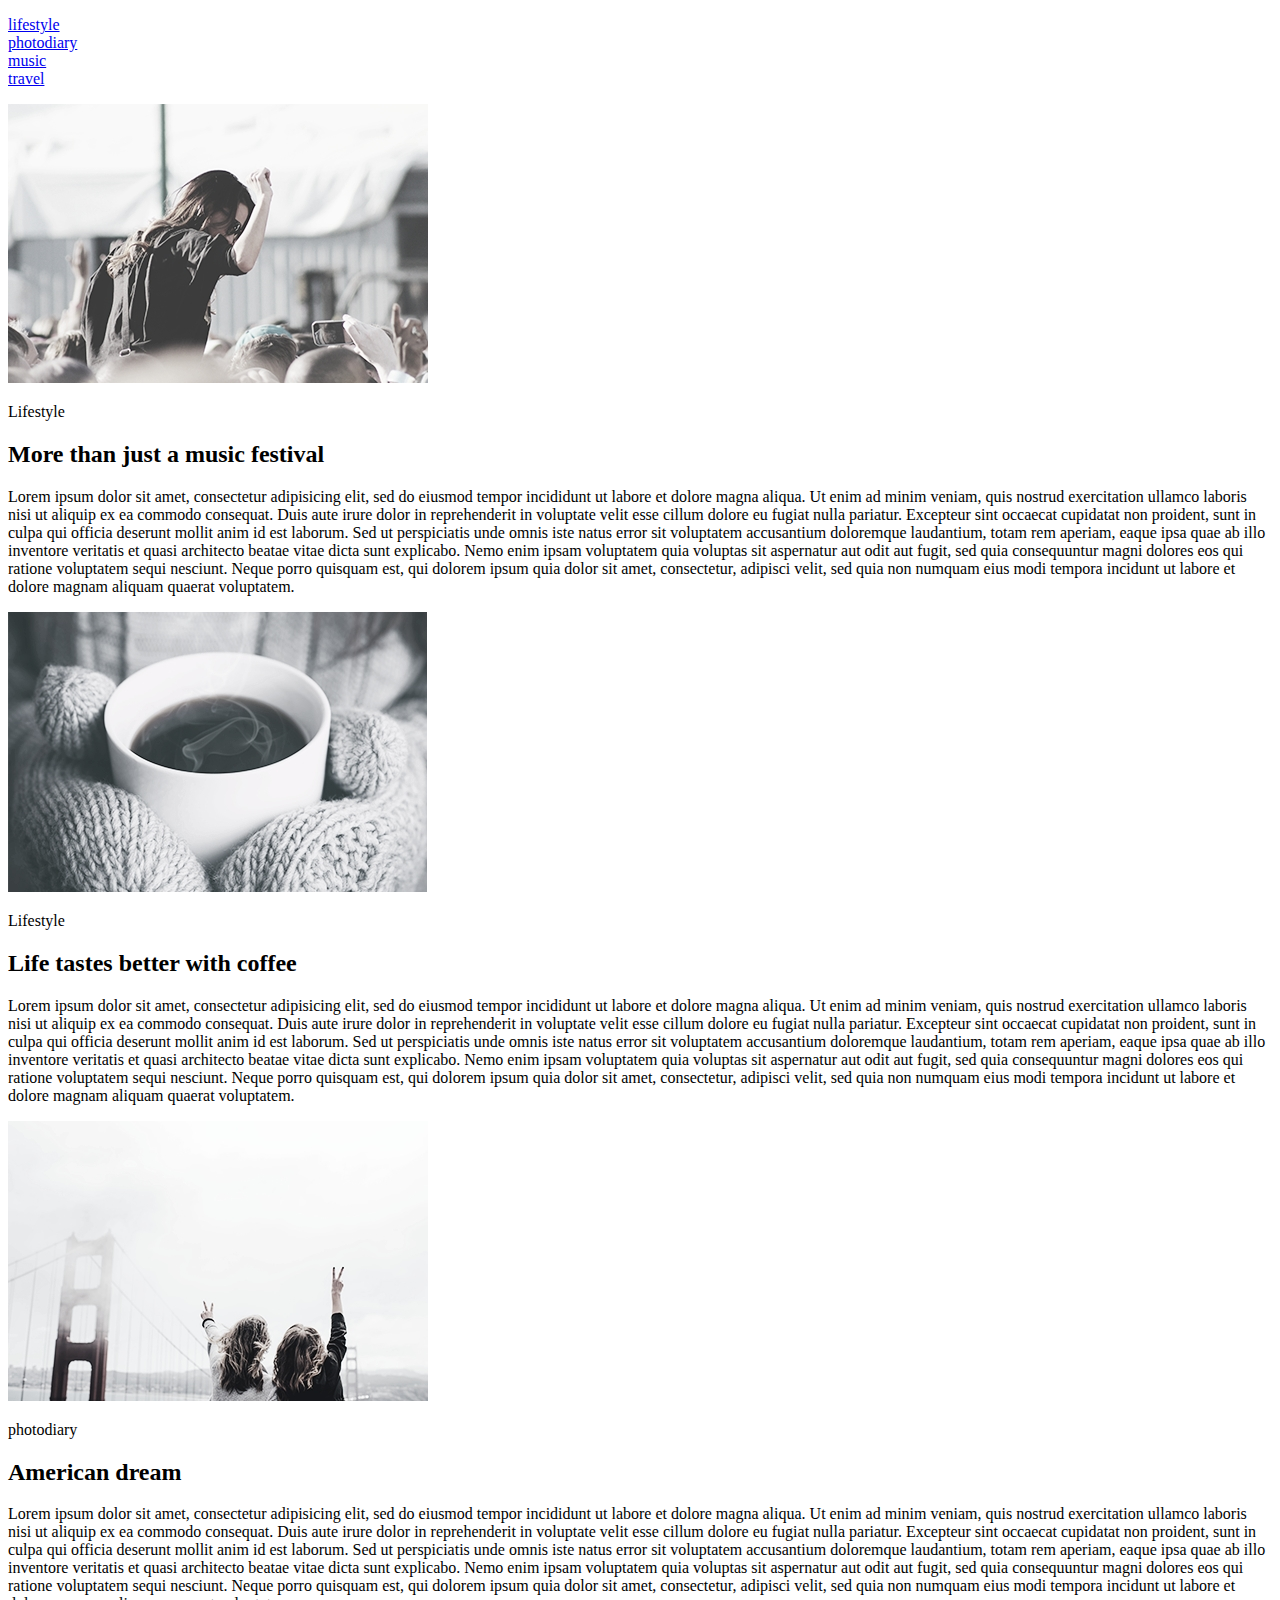
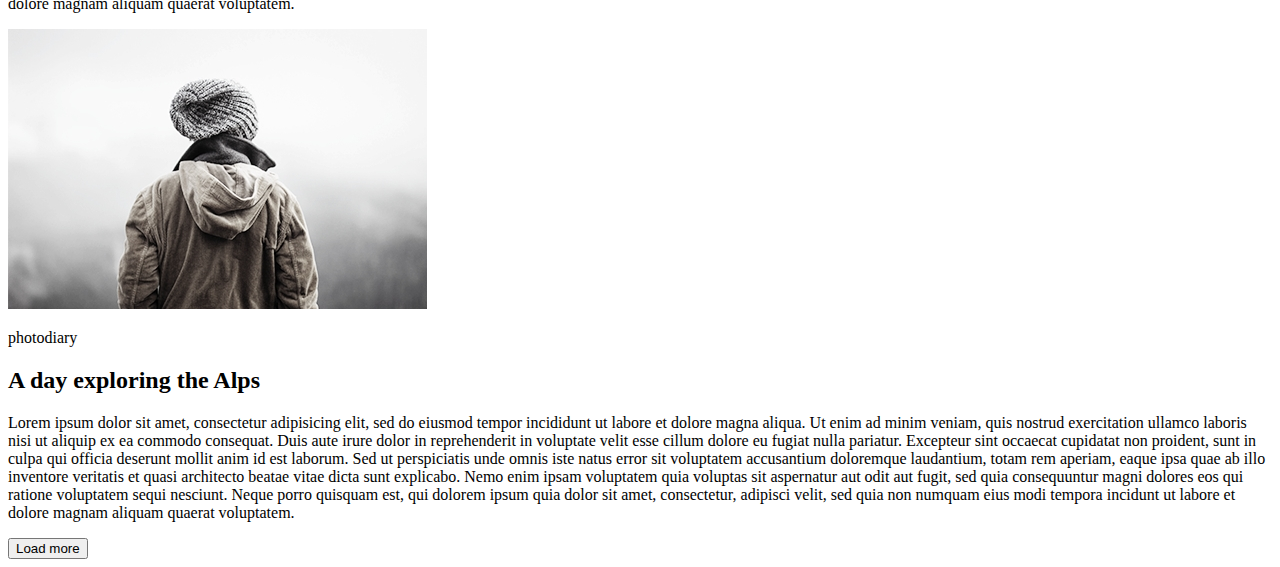
<file: html-css/module-01/index.html>
<!DOCTYPE html>
<html lang="en">

<head>
    <meta charset="UTF-8">
    <meta name="viewport" content="width=device-width, initial-scale=1.0">
    <meta http-equiv="X-UA-Compatible" content="ie=edge">
    <title>Document</title>
    <link href='css/styles.css' rel='stylesheet' type='text/css'>
</head>

<body>
    <div class="wrapper">
        <header class="masthead">
            <nav class="masthead-nav">
                <ul class="nav-list">
                    <li class="nav-list__item">
                        <a href="#" class="navList__link">lifestyle</a>
                    </li>
                    <li class="nav-list__item">
                        <a href="#" class="navList__link">photodiary</a>
                    </li>
                    <li class="nav-list__item">
                        <a href="#" class="navList__link">music</a>
                    </li>
                    <li class="nav-list__item">
                        <a href="#" class="navList__link">travel</a>
                    </li>
                </ul>
            </nav>
        </header>
        <main>
            <ul class="list">
                <li class="list-item">
                    <article class="article">
                        <img src="./img/img1.jpg" alt="Musical festival image">
                        <p class="article__type">Lifestyle</p>
                        <h2 class="article__name">More than just a music festival </h2>
                        <p class="article__text">Lorem ipsum dolor sit amet, consectetur adipisicing elit,
                            sed do eiusmod tempor incididunt ut labore et dolore magna aliqua. Ut
                            enim ad minim veniam, quis nostrud exercitation ullamco laboris nisi ut
                            aliquip ex ea commodo consequat. Duis aute irure dolor in reprehenderit
                            in voluptate velit esse cillum dolore eu fugiat nulla pariatur. Excepteur
                            sint occaecat cupidatat non proident, sunt in culpa qui officia deserunt
                            mollit anim id est laborum. Sed ut perspiciatis unde omnis iste natus error
                            sit voluptatem accusantium doloremque laudantium, totam rem aperiam, eaque ipsa
                            quae ab illo inventore veritatis et quasi architecto beatae vitae dicta sunt
                            explicabo. Nemo enim ipsam voluptatem quia voluptas sit aspernatur aut odit aut
                            fugit, sed quia consequuntur magni dolores eos qui ratione voluptatem sequi nesciunt.
                            Neque porro quisquam est, qui dolorem ipsum quia dolor sit amet, consectetur, adipisci
                            velit,
                            sed quia non numquam eius modi tempora incidunt ut labore et dolore magnam aliquam quaerat
                            voluptatem.
                        </p>
                    </article>
                </li>
                <li class="list-item">
                    <article class="article">
                        <img src="./img/img2.jpg" alt="Coffee image">
                        <p class="article__type">Lifestyle</p>
                        <h2 class="article__name">Life tastes better with coffee</h2>
                        <p class="article__text">Lorem ipsum dolor sit amet, consectetur adipisicing elit,
                            sed do eiusmod tempor incididunt ut labore et dolore magna aliqua. Ut
                            enim ad minim veniam, quis nostrud exercitation ullamco laboris nisi ut
                            aliquip ex ea commodo consequat. Duis aute irure dolor in reprehenderit
                            in voluptate velit esse cillum dolore eu fugiat nulla pariatur. Excepteur
                            sint occaecat cupidatat non proident, sunt in culpa qui officia deserunt
                            mollit anim id est laborum. Sed ut perspiciatis unde omnis iste natus error
                            sit voluptatem accusantium doloremque laudantium, totam rem aperiam, eaque ipsa
                            quae ab illo inventore veritatis et quasi architecto beatae vitae dicta sunt
                            explicabo. Nemo enim ipsam voluptatem quia voluptas sit aspernatur aut odit aut
                            fugit, sed quia consequuntur magni dolores eos qui ratione voluptatem sequi nesciunt.
                            Neque porro quisquam est, qui dolorem ipsum quia dolor sit amet, consectetur, adipisci
                            velit,
                            sed quia non numquam eius modi tempora incidunt ut labore et dolore magnam aliquam quaerat
                            voluptatem.
                        </p>
                    </article>
                </li>
                <li class="list-item">
                    <article class="article">
                        <img src="./img/img3.jpg" alt="Golden Gate Bridge image">
                        <p class="article__type">photodiary</p>
                        <h2 class="article__name">American dream</h2>
                        <p class="article__text">Lorem ipsum dolor sit amet, consectetur adipisicing elit,
                            sed do eiusmod tempor incididunt ut labore et dolore magna aliqua. Ut
                            enim ad minim veniam, quis nostrud exercitation ullamco laboris nisi ut
                            aliquip ex ea commodo consequat. Duis aute irure dolor in reprehenderit
                            in voluptate velit esse cillum dolore eu fugiat nulla pariatur. Excepteur
                            sint occaecat cupidatat non proident, sunt in culpa qui officia deserunt
                            mollit anim id est laborum. Sed ut perspiciatis unde omnis iste natus error
                            sit voluptatem accusantium doloremque laudantium, totam rem aperiam, eaque ipsa
                            quae ab illo inventore veritatis et quasi architecto beatae vitae dicta sunt
                            explicabo. Nemo enim ipsam voluptatem quia voluptas sit aspernatur aut odit aut
                            fugit, sed quia consequuntur magni dolores eos qui ratione voluptatem sequi nesciunt.
                            Neque porro quisquam est, qui dolorem ipsum quia dolor sit amet, consectetur, adipisci
                            velit,
                            sed quia non numquam eius modi tempora incidunt ut labore et dolore magnam aliquam quaerat
                            voluptatem.
                        </p>
                    </article>
                </li>
                <li class="list-item">
                    <article class="article">
                        <img src="./img/img4.jpg" alt="Walking in the Alps in autumn image">
                        <p class="article__type">photodiary</p>
                        <h2 class="article__name">A day exploring the Alps</h2>
                        <p class="article__text">Lorem ipsum dolor sit amet, consectetur adipisicing elit,
                            sed do eiusmod tempor incididunt ut labore et dolore magna aliqua. Ut
                            enim ad minim veniam, quis nostrud exercitation ullamco laboris nisi ut
                            aliquip ex ea commodo consequat. Duis aute irure dolor in reprehenderit
                            in voluptate velit esse cillum dolore eu fugiat nulla pariatur. Excepteur
                            sint occaecat cupidatat non proident, sunt in culpa qui officia deserunt
                            mollit anim id est laborum. Sed ut perspiciatis unde omnis iste natus error
                            sit voluptatem accusantium doloremque laudantium, totam rem aperiam, eaque ipsa
                            quae ab illo inventore veritatis et quasi architecto beatae vitae dicta sunt
                            explicabo. Nemo enim ipsam voluptatem quia voluptas sit aspernatur aut odit aut
                            fugit, sed quia consequuntur magni dolores eos qui ratione voluptatem sequi nesciunt.
                            Neque porro quisquam est, qui dolorem ipsum quia dolor sit amet, consectetur, adipisci
                            velit,
                            sed quia non numquam eius modi tempora incidunt ut labore et dolore magnam aliquam quaerat
                            voluptatem.
                        </p>
                    </article>
                </li>
            </ul>
            <button type="button" class="load-more__button" name="load-more__button">Load more</button>
        </main>
    </div>
</body>

</html>
</file>
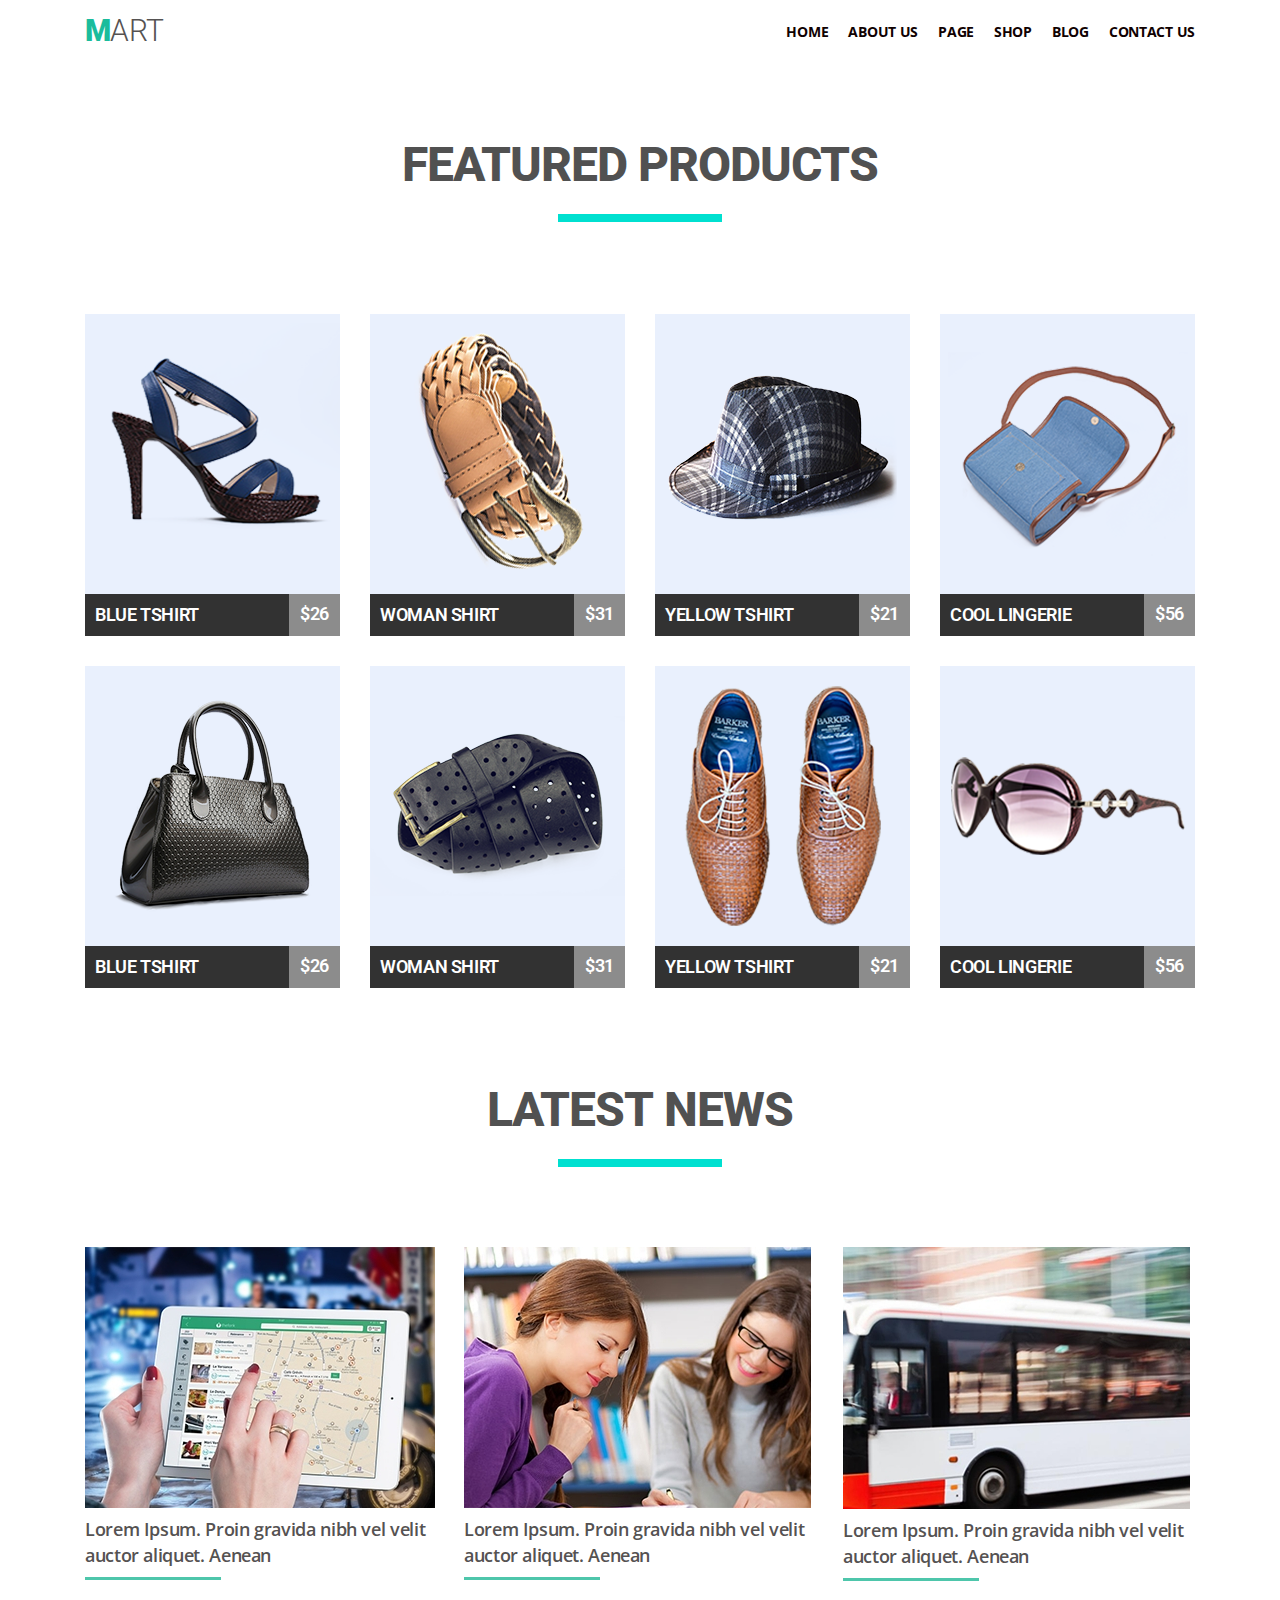
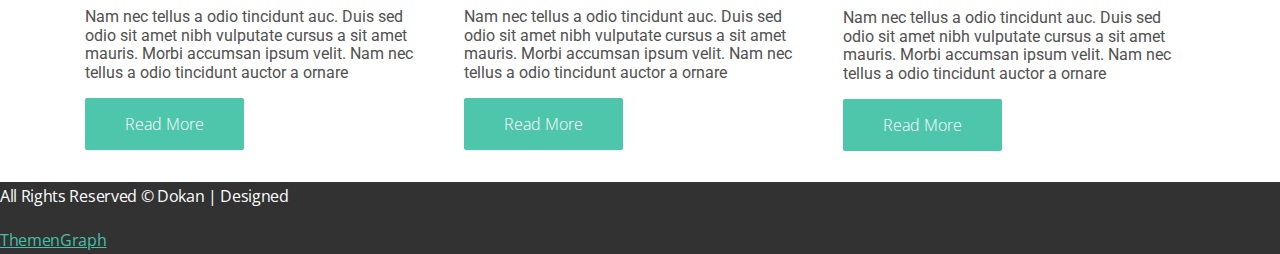
<file: html-css/module-04/index.html>
<!DOCTYPE html>
<html lang="en">

<head>
    <meta charset="UTF-8">
    <title>practice_05</title>
    <meta name="description" content="">
    <meta http-equiv="X-UA-Compatible" content="IE=edge">
    <meta name="viewport" content="width=device-width, initial-scale=1">
    <link href="https://fonts.googleapis.com/css?family=Roboto:100,100i,300,300i,400,400i,500,500i,700,700i,900,900i&amp;subset=cyrillic,cyrillic-ext,greek,greek-ext,latin-ext,vietnamese"
        rel="stylesheet">
    <link href="https://fonts.googleapis.com/css?family=Open+Sans:400,700,700i" rel="stylesheet">
    <link href="https://fonts.googleapis.com/css?family=Open+Sans:400,400i,600,600i,700,700i" rel="stylesheet">
    <link rel="stylesheet" href="./css/normalize.css">
    <link rel="stylesheet" href="https://use.fontawesome.com/releases/v5.3.1/css/all.css" integrity="sha384-mzrmE5qonljUremFsqc01SB46JvROS7bZs3IO2EmfFsd15uHvIt+Y8vEf7N7fWAU"
        crossorigin="anonymous">
    <link href="css/stylesheet.css" rel="stylesheet">
</head>

<body>

    <header>
        <div class="masthead__header section clearfix">

            <a href="#">
                <h1 class="logo">
                    mart
                </h1>
            </a>

            <nav class="header__header-nav">
                <ul class="header-nav__nav-list clearfix">
                    <li class="nav-list__nav-item">
                        <a href="#" class="nav-item__link">home</a>
                    </li>
                    <li class="nav-list__nav-item">
                        <a href="#" class="nav-item__link">about us</a>
                    </li>
                    <li class="nav-list__nav-item">
                        <a href="#" class="nav-item__link">page</a>
                    </li>
                    <li class="nav-list__nav-item">
                        <a href="#" class="nav-item__link">shop</a>
                    </li>
                    <li class="nav-list__nav-item">
                        <a href="#" class="nav-item__link">blog</a>
                    </li>
                    <li class="nav-list__nav-item">
                        <a href="#" class="nav-item__link">contact us</a>
                    </li>
                </ul>
            </nav>
        </div>
    </header>

    <main>
        <section class="section services-section">

            <div class="masthead__title">
                <h2 class="title">featured products</h2>
            </div>

            <ul class="services__services-list clearfix">

                <li class="services-list__services-item">
                    <a href="#">
                        <div class="image-box">
                            <img class="product-image" alt="shoe" src="./img/11.png">
                        </div>
                        <div class="product-name">
                            <h3 class="name_info">blue tshirt</h3>
                            <p class="price_info">$26</p>
                        </div>
                    </a>
                </li>

                <li class="services-list__services-item">
                    <a href="#">
                        <div class="image-box">
                            <img class="product-image" alt="belt" src="./img/12.png">
                        </div>
                        <div class="product-name">
                            <h3 class="name_info">woman shirt</h3>
                            <p class="price_info">$31</p>
                        </div>
                    </a>
                </li>

                <li class="services-list__services-item">
                    <a href="#">
                        <div class="image-box">
                            <img class="product-image" alt="hat" src="./img/13.png">
                        </div>
                        <div class="product-name">
                            <h3 class="name_info">yellow tshirt</h3>
                            <p class="price_info">$21</p>
                        </div>
                    </a>
                </li>

                <li class="services-list__services-item">
                    <a href="#">
                        <div class="image-box">
                            <img class="product-image" alt="Lady's bag" src="./img/14.png">
                        </div>
                        <div class="product-name">
                            <h3 class="name_info">cool lingerie</h3>
                            <p class="price_info">$56</p>
                        </div>
                    </a>
                </li>

                <li class="services-list__services-item">
                    <a href="#">
                        <div class="image-box">
                            <img class="product-image" alt="Lady's bag" src="./img/15.png">
                        </div>
                        <div class="product-name">
                            <h3 class="name_info">blue tshirt</h3>
                            <p class="price_info">$26</p>
                        </div>
                    </a>
                </li>

                <li class="services-list__services-item">
                    <a href="#">
                        <div class="image-box">
                            <img class="product-image" alt="belt" src="./img/16.png">
                        </div>
                        <div class="product-name">
                            <h3 class="name_info">woman shirt</h3>
                            <p class="price_info">$31</p>
                        </div>
                    </a>
                </li>

                <li class="services-list__services-item">
                    <a href="#">
                        <div class="image-box">
                            <img class="product-image" alt="shoes" src="./img/17.png">
                        </div>
                        <div class="product-name">
                            <h3 class="name_info">yellow tshirt</h3>
                            <p class="price_info">$21</p>
                        </div>
                    </a>
                </li>

                <li class="services-list__services-item">
                    <a href="#">
                        <div class="image-box">
                            <img class="product-image" alt="sunglasses" src="./img/18.png">
                        </div>
                        <div class="product-name">
                            <h3 class="name_info">cool lingerie</h3>
                            <p class="price_info">$56</p>
                        </div>
                    </a>
                </li>

            </ul>
        </section>

        <section class="section articles-section">

            <div class="articles__header">
                <h2 class="articles__header__title">latest news</h2>
            </div>

            <ul class="articles__articles-list clearfix">

                <li class="articles-list__articles-item">
                    <article class="articles-item__articles-card">
                        <img class="articles-image" alt="map" src="./img/21.jpg">
                        <h3 class="articles-card__title">Lorem Ipsum.
                            Proin gravida nibh vel velit auctor aliquet.
                            Aenean
                        </h3>
                        <p class="articles-card__discript text">Nam nec
                            tellus a odio tincidunt auc.
                            Duis sed odio sit amet nibh
                            vulputate cursus a sit amet mauris.
                            Morbi accumsan ipsum velit.
                            Nam nec tellus a odio tincidunt
                            auctor a ornare
                        </p>

                        <a class="banner__btn" href="#">
                            Read More
                        </a>
                    </article>
                </li>

                <li class="articles-list__articles-item">
                    <article class="articles-item__articles-card">
                        <img class="articles-image" alt="girls" src="./img/22.jpg">
                        <h3 class="articles-card__title">Lorem Ipsum.
                            Proin gravida nibh vel velit auctor aliquet.
                            Aenean
                        </h3>
                        <p class="articles-card__discript text">Nam nec
                            tellus a odio tincidunt auc.
                            Duis sed odio sit amet nibh
                            vulputate cursus a sit amet mauris.
                            Morbi accumsan ipsum velit.
                            Nam nec tellus a odio tincidunt
                            auctor a ornare
                        </p>

                        <a class="banner__btn" href="#">
                            Read More
                        </a>
                    </article>
                </li>

                <li class="articles-list__articles-item">
                    <article class="articles-item__articles-card">
                        <img class="articles-image" alt="bus" src="./img/23.jpg">
                        <h3 class="articles-card__title">Lorem Ipsum.
                            Proin gravida nibh vel velit auctor aliquet.
                            Aenean
                        </h3>
                        <p class="articles-card__discript text">Nam nec
                            tellus a odio tincidunt auc.
                            Duis sed odio sit amet nibh
                            vulputate cursus a sit amet mauris.
                            Morbi accumsan ipsum velit.
                            Nam nec tellus a odio tincidunt
                            auctor a ornare
                        </p>

                        <a class="banner__btn" href="#">
                            Read More
                        </a>
                    </article>
                </li>

            </ul>

        </section>

    </main>

    <footer class="footer_section">
        <p class="footer_text">
            All Rights Reserved © Dokan | Designed
        </p>
        <a class="footer_text_link" href="#">
            ThemenGraph
        </a>
    </footer>

</body>

</html>
</file>
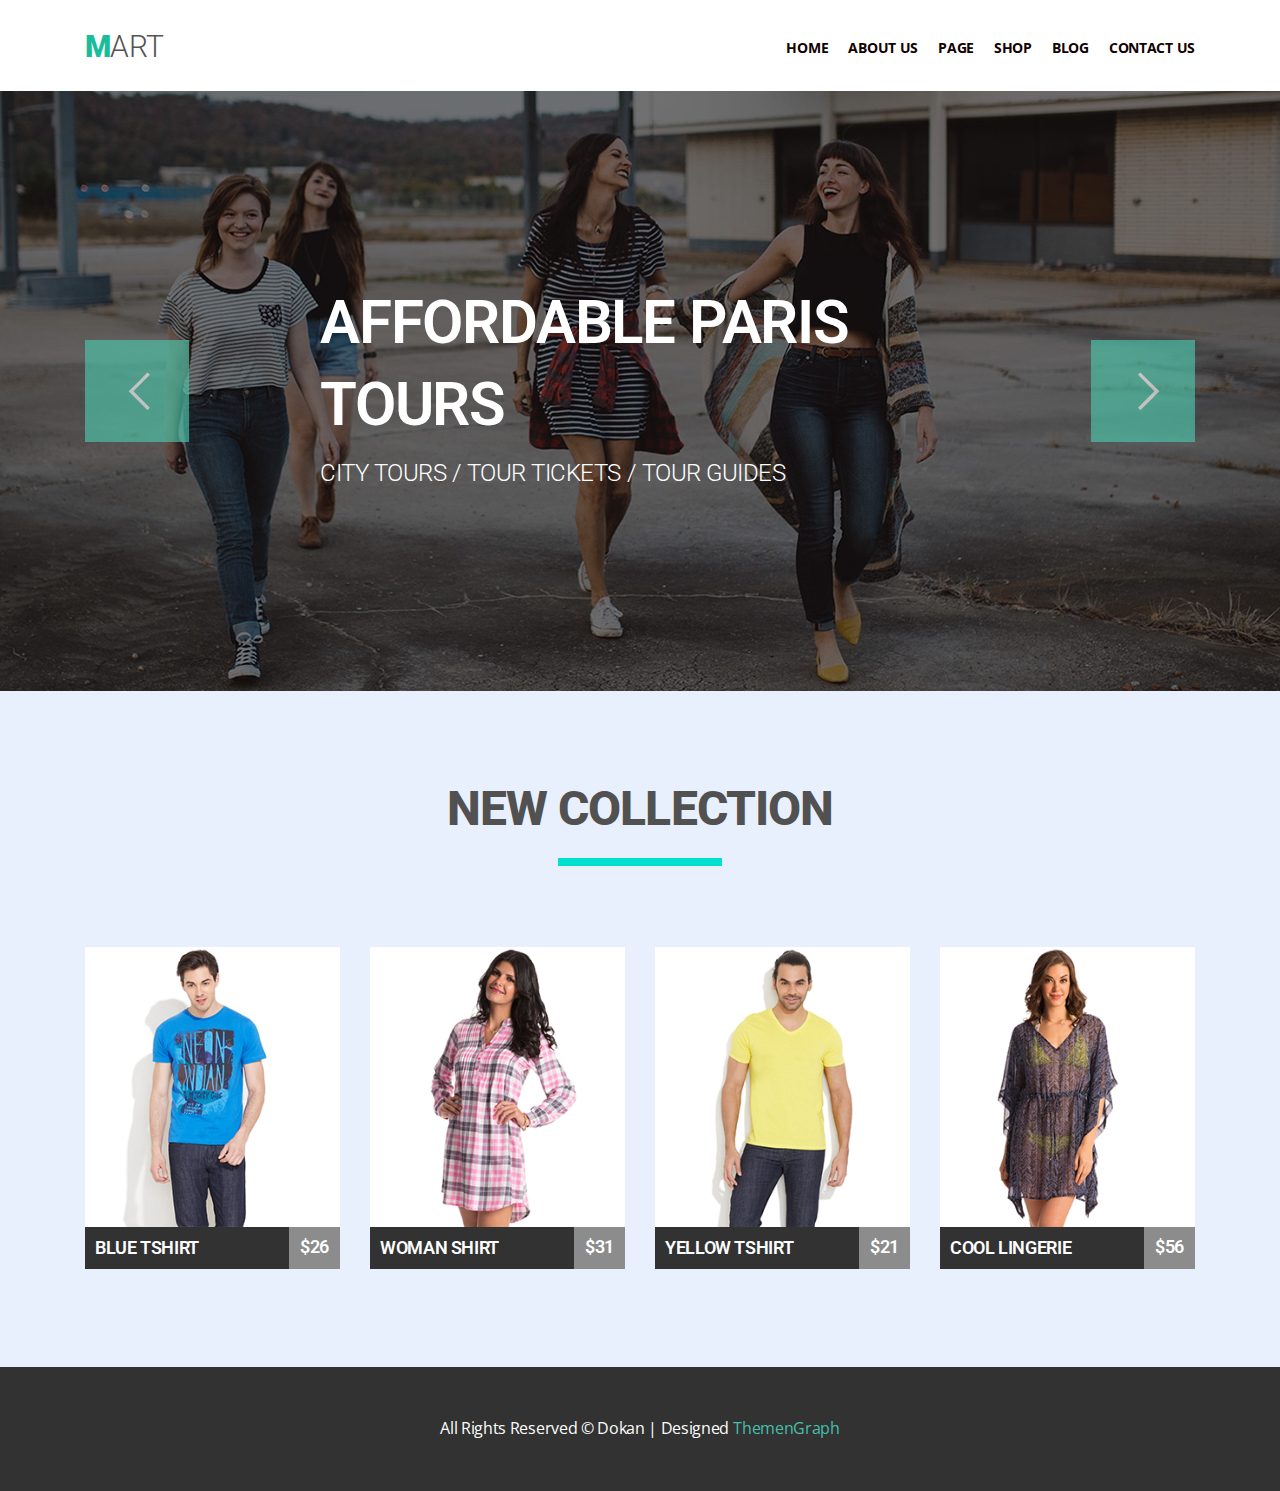
<file: html-css/module-05/index.html>
<!DOCTYPE html>
<html lang="en">

<head>
    <meta charset="UTF-8">
    <title>practice_05</title>
    <meta name="description" content="">
    <meta http-equiv="X-UA-Compatible" content="IE=edge">
    <meta name="viewport" content="width=device-width, initial-scale=1">
    <link href="https://fonts.googleapis.com/css?family=Roboto:100,100i,300,300i,400,400i,500,500i,700,700i,900,900i&amp;subset=cyrillic,cyrillic-ext,greek,greek-ext,latin-ext,vietnamese"
        rel="stylesheet">
    <link href="https://fonts.googleapis.com/css?family=Open+Sans:400,700,700i" rel="stylesheet">
    <link href="https://fonts.googleapis.com/css?family=Open+Sans:400,400i,600,600i,700,700i" rel="stylesheet">
    <link rel="stylesheet" href="./css/normalize.css">
    <link rel="stylesheet" href="https://use.fontawesome.com/releases/v5.3.1/css/all.css" integrity="sha384-mzrmE5qonljUremFsqc01SB46JvROS7bZs3IO2EmfFsd15uHvIt+Y8vEf7N7fWAU"
        crossorigin="anonymous">
    <link href="./css/stylesheet.css" rel="stylesheet">
    <link href="./css/Pe-icon-7-stroke.css" rel="stylesheet">

</head>

<body>

    <!-- header -->
    <header>
        <div class="masthead__header section clearfix">

            <!-- Logo -->
            <a href="#">
                <h1 class="logo">
                    mart
                </h1>
            </a>

            <!-- Menu -->
            <nav class="header__header-nav">
                <ul class="header-nav__nav-list clearfix">
                    <li class="nav-list__nav-item">
                        <a href="#" class="nav-item__link">home</a>
                    </li>
                    <li class="nav-list__nav-item">
                        <a href="#" class="nav-item__link">about us</a>
                    </li>
                    <li class="nav-list__nav-item">
                        <a href="#" class="nav-item__link">page</a>
                    </li>
                    <li class="nav-list__nav-item">
                        <a href="#" class="nav-item__link">shop</a>
                    </li>
                    <li class="nav-list__nav-item">
                        <a href="#" class="nav-item__link">blog</a>
                    </li>
                    <li class="nav-list__nav-item">
                        <a href="#" class="nav-item__link">contact us</a>
                    </li>
                </ul>
            </nav>
        </div>
    </header>

    <!-- Banner -->
    <div class="banner">
        <div class="slider-wrapper">
            <div class="slider section">
                <button class="slider-ctrl slider-ctrl-next">
                    <span class="pe-7s-angle-left"></span>
                </button>
                <button class="slider-ctrl slider-ctrl-prev">
                    <span class="pe-7s-angle-right"></span>
                </button>
            </div>

            <div class="paris_tours">
                <h2 class="affordable_tours">
                    affordable paris tours
                </h2>
                <p class="city_tours">
                    city tours / tour tickets / tour guides
                </p>
            </div>
        </div>
    </div>

    <!-- main -->
    <main class="services-wrapper">
        <section class="section services-section">

            <!-- Title -->
            <h2 class="title">new collection</h2>

            <!-- Shop -->
            <ul class="services__services-list clearfix">

                <li class="services-list__services-item">
                    <div class="image-box">
                        <img class="product-image" alt="shoe" src="./img/11.png">
                        <div class="under_menu">
                            <div class="card_menu">
                                <div class="buttons_box">
                                    <button class="button_heart">
                                        <span class="pe-7s-like"></span>
                                    </button>
                                    <button class="button_rows">
                                        <span class="pe-7s-shuffle"></span>
                                    </button>
                                    <button class="button_clock">
                                        <span class="pe-7s-clock"></span>
                                    </button>
                                    <button class="button_add_to_cart">
                                        <span class="pe-7s-cart"></span>
                                        <span class="span_add_to_cart">
                                            add to cart
                                        </span>
                                    </button>
                                </div>
                            </div>
                        </div>
                    </div>
                    <div class="product-name">
                        <h3 class="name_info">blue tshirt</h3>
                        <p class="price_info">$26</p>
                    </div>
                </li>

                <li class="services-list__services-item">
                    <div class="image-box">
                        <img class="product-image" alt="belt" src="./img/12.png">
                        <div class="under_menu">
                            <div class="card_menu">
                                <div class="buttons_box">
                                    <button class="button_heart">
                                        <span class="pe-7s-like"></span>
                                    </button>
                                    <button class="button_rows">
                                        <span class="pe-7s-shuffle"></span>
                                    </button>
                                    <button class="button_clock">
                                        <span class="pe-7s-clock"></span>
                                    </button>
                                    <button class="button_add_to_cart">
                                        <span class="pe-7s-cart"></span>
                                        <span class="span_add_to_cart">
                                            add to cart
                                        </span>
                                    </button>
                                </div>
                            </div>
                        </div>
                    </div>
                    <div class="product-name">
                        <h3 class="name_info">woman shirt</h3>
                        <p class="price_info">$31</p>
                    </div>
                </li>

                <li class="services-list__services-item">
                    <div class="image-box">
                        <img class="product-image" alt="hat" src="./img/13.png">
                        <div class="under_menu">
                            <div class="card_menu">
                                <div class="buttons_box">
                                    <button class="button_heart">
                                        <span class="pe-7s-like"></span>
                                    </button>
                                    <button class="button_rows">
                                        <span class="pe-7s-shuffle"></span>
                                    </button>
                                    <button class="button_clock">
                                        <span class="pe-7s-clock"></span>
                                    </button>
                                    <button class="button_add_to_cart">
                                        <span class="pe-7s-cart"></span>
                                        <span class="span_add_to_cart">
                                            add to cart
                                        </span>
                                    </button>
                                </div>
                            </div>
                        </div>
                    </div>
                    <div class="product-name">
                        <h3 class="name_info">yellow tshirt</h3>
                        <p class="price_info">$21</p>
                    </div>
                </li>

                <li class="services-list__services-item">
                    <div class="image-box">
                        <img class="product-image" alt="Lady's bag" src="./img/14.png">
                        <div class="under_menu">
                            <div class="card_menu">
                                <div class="buttons_box">
                                    <button class="button_heart">
                                        <span class="pe-7s-like"></span>
                                    </button>
                                    <button class="button_rows">
                                        <span class="pe-7s-shuffle"></span>
                                    </button>
                                    <button class="button_clock">
                                        <span class="pe-7s-clock"></span>
                                    </button>
                                    <button class="button_add_to_cart">
                                        <span class="pe-7s-cart"></span>
                                        <span class="span_add_to_cart">
                                            add to cart
                                        </span>
                                    </button>
                                </div>
                            </div>
                        </div>
                    </div>
                    <div class="product-name">
                        <h3 class="name_info">cool lingerie</h3>
                        <p class="price_info">$56</p>
                    </div>
                </li>
            </ul>
        </section>
    </main>

    <!-- footer -->
    <footer class="footer_section">
        <p class="footer_text">
            All Rights Reserved © Dokan | Designed
        </p>
        <a class="footer_text_link" href="#">
            ThemenGraph
        </a>
    </footer>

</body>

</html>
</file>
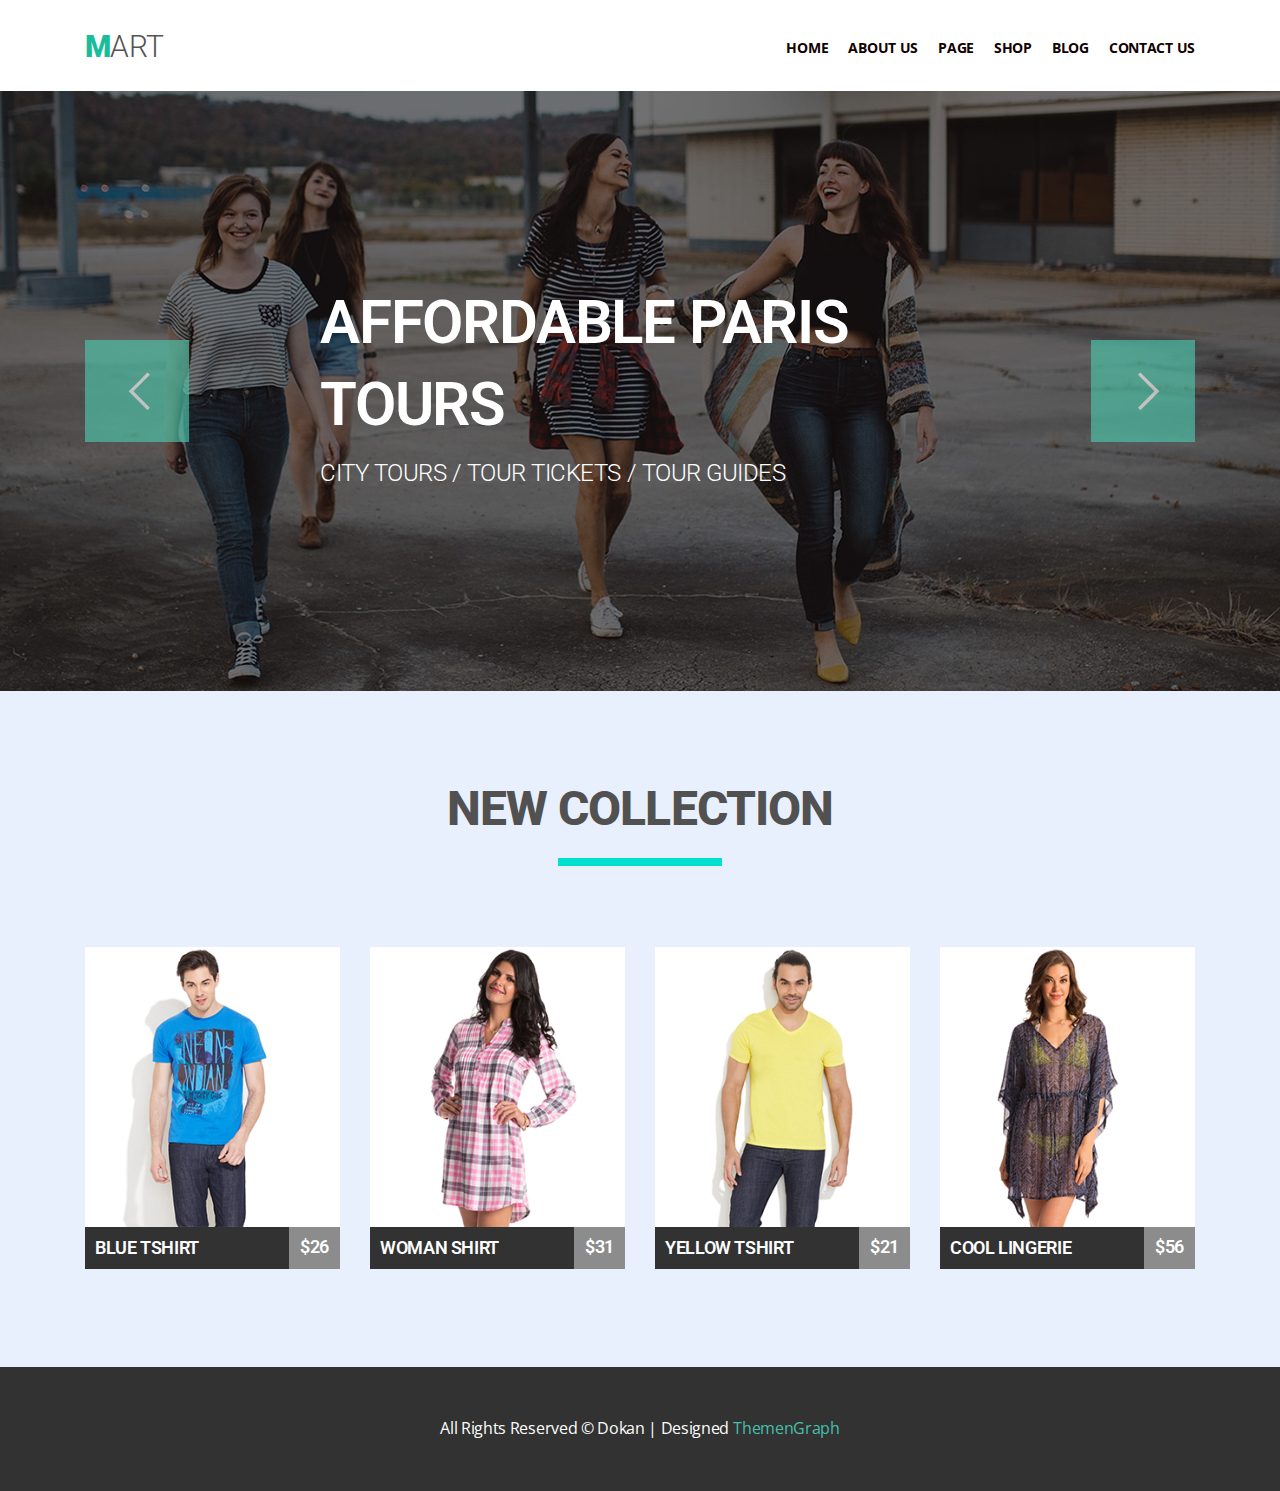
<file: html-css/module-05gh/index.html>
<!DOCTYPE html>
<html lang="en">

<head>
    <meta charset="UTF-8">
    <title>practice_05</title>
    <meta name="description" content="">
    <meta http-equiv="X-UA-Compatible" content="IE=edge">
    <meta name="viewport" content="width=device-width, initial-scale=1">
    <link href="https://fonts.googleapis.com/css?family=Roboto:100,100i,300,300i,400,400i,500,500i,700,700i,900,900i&amp;subset=cyrillic,cyrillic-ext,greek,greek-ext,latin-ext,vietnamese"
        rel="stylesheet">
    <link href="https://fonts.googleapis.com/css?family=Open+Sans:400,700,700i" rel="stylesheet">
    <link href="https://fonts.googleapis.com/css?family=Open+Sans:400,400i,600,600i,700,700i" rel="stylesheet">
    <link rel="stylesheet" href="./css/normalize.css">
    <link rel="stylesheet" href="https://use.fontawesome.com/releases/v5.3.1/css/all.css" integrity="sha384-mzrmE5qonljUremFsqc01SB46JvROS7bZs3IO2EmfFsd15uHvIt+Y8vEf7N7fWAU"
        crossorigin="anonymous">
    <link href="./css/stylesheet.css" rel="stylesheet">
    <link href="./css/Pe-icon-7-stroke.css" rel="stylesheet">

</head>

<body>

    <!-- header -->
    <header>
        <div class="masthead__header section clearfix">

            <!-- Logo -->
            <a href="#">
                <h1 class="logo">
                    mart
                </h1>
            </a>

            <!-- Menu -->
            <nav class="header__header-nav">
                <ul class="header-nav__nav-list clearfix">
                    <li class="nav-list__nav-item">
                        <a href="#" class="nav-item__link">home</a>
                    </li>
                    <li class="nav-list__nav-item">
                        <a href="#" class="nav-item__link">about us</a>
                    </li>
                    <li class="nav-list__nav-item">
                        <a href="#" class="nav-item__link">page</a>
                    </li>
                    <li class="nav-list__nav-item">
                        <a href="#" class="nav-item__link">shop</a>
                    </li>
                    <li class="nav-list__nav-item">
                        <a href="#" class="nav-item__link">blog</a>
                    </li>
                    <li class="nav-list__nav-item">
                        <a href="#" class="nav-item__link">contact us</a>
                    </li>
                </ul>
            </nav>
        </div>
    </header>

    <!-- Banner -->
    <div class="banner">
        <div class="slider-wrapper">
            <div class="slider section">
                <button class="slider-ctrl slider-ctrl-next">
                    <span class="pe-7s-angle-left"></span>
                </button>
                <button class="slider-ctrl slider-ctrl-prev">
                    <span class="pe-7s-angle-right"></span>
                </button>
            </div>

            <div class="paris_tours">
                <h2 class="affordable_tours">
                    affordable paris tours
                </h2>
                <p class="city_tours">
                    city tours / tour tickets / tour guides
                </p>
            </div>
        </div>
    </div>

    <!-- main -->
    <main class="cards-wrapper ">

        <!-- Title -->
        <h2 class="title">new collection</h2>

        <!-- Shop -->
        <ul class="cards__cards-list clearfix section">

            <li class="cards-list__cards-item">
                <div class="image-box">
                    <img class="product-image" alt="shoe" src="./img/11.png">
                    <div class="under_menu">
                        <div class="card_menu">
                            <div class="buttons_box">
                                <button class="button_heart">
                                    <span class="pe-7s-like"></span>
                                </button>
                                <button class="button_rows">
                                    <span class="pe-7s-shuffle"></span>
                                </button>
                                <button class="button_clock">
                                    <span class="pe-7s-clock"></span>
                                </button>
                                <button class="button_add_to_cart">
                                    <span class="pe-7s-cart"></span>
                                    <span class="span_add_to_cart">
                                        add to cart
                                    </span>
                                </button>
                            </div>
                        </div>
                    </div>
                </div>
                <div class="product-name">
                    <a href="#">
                        <h3 class="name_info">blue tshirt</h3>
                    </a>
                    <p class="price_info">$26</p>
                </div>
            </li>

            <li class="cards-list__cards-item">
                <div class="image-box">
                    <img class="product-image" alt="belt" src="./img/12.png">
                    <div class="under_menu">
                        <div class="card_menu">
                            <div class="buttons_box">
                                <button class="button_heart">
                                    <span class="pe-7s-like"></span>
                                </button>
                                <button class="button_rows">
                                    <span class="pe-7s-shuffle"></span>
                                </button>
                                <button class="button_clock">
                                    <span class="pe-7s-clock"></span>
                                </button>
                                <button class="button_add_to_cart">
                                    <span class="pe-7s-cart"></span>
                                    <span class="span_add_to_cart">
                                        add to cart
                                    </span>
                                </button>
                            </div>
                        </div>
                    </div>
                </div>
                <div class="product-name">
                    <a href="#">
                        <h3 class="name_info">woman shirt</h3>
                    </a>
                    <p class="price_info">$31</p>
                </div>
            </li>

            <li class="cards-list__cards-item">
                <div class="image-box">
                    <img class="product-image" alt="hat" src="./img/13.png">
                    <div class="under_menu">
                        <div class="card_menu">
                            <div class="buttons_box">
                                <button class="button_heart">
                                    <span class="pe-7s-like"></span>
                                </button>
                                <button class="button_rows">
                                    <span class="pe-7s-shuffle"></span>
                                </button>
                                <button class="button_clock">
                                    <span class="pe-7s-clock"></span>
                                </button>
                                <button class="button_add_to_cart">
                                    <span class="pe-7s-cart"></span>
                                    <span class="span_add_to_cart">
                                        add to cart
                                    </span>
                                </button>
                            </div>
                        </div>
                    </div>
                </div>
                <div class="product-name">
                    <a href="#">
                        <h3 class="name_info">yellow tshirt</h3>
                    </a>
                    <p class="price_info">$21</p>
                </div>
            </li>

            <li class="cards-list__cards-item">
                <div class="image-box">
                    <img class="product-image" alt="Lady's bag" src="./img/14.png">
                    <div class="under_menu">
                        <div class="card_menu">
                            <div class="buttons_box">
                                <button class="button_heart">
                                    <span class="pe-7s-like"></span>
                                </button>
                                <button class="button_rows">
                                    <span class="pe-7s-shuffle"></span>
                                </button>
                                <button class="button_clock">
                                    <span class="pe-7s-clock"></span>
                                </button>
                                <button class="button_add_to_cart">
                                    <span class="pe-7s-cart"></span>
                                    <span class="span_add_to_cart">
                                        add to cart
                                    </span>
                                </button>
                            </div>
                        </div>
                    </div>
                </div>
                <div class="product-name">
                    <a href="#">
                        <h3 class="name_info">cool lingerie</h3>
                    </a>
                    <p class="price_info">$56</p>
                </div>
            </li>
        </ul>
    </main>

    <!-- footer -->
    <footer class="footer_section">
        <p class="footer_text">
            All Rights Reserved © Dokan | Designed
        </p>
        <a class="footer_text_link" href="#">
            ThemenGraph
        </a>
    </footer>

</body>

</html>
</file>
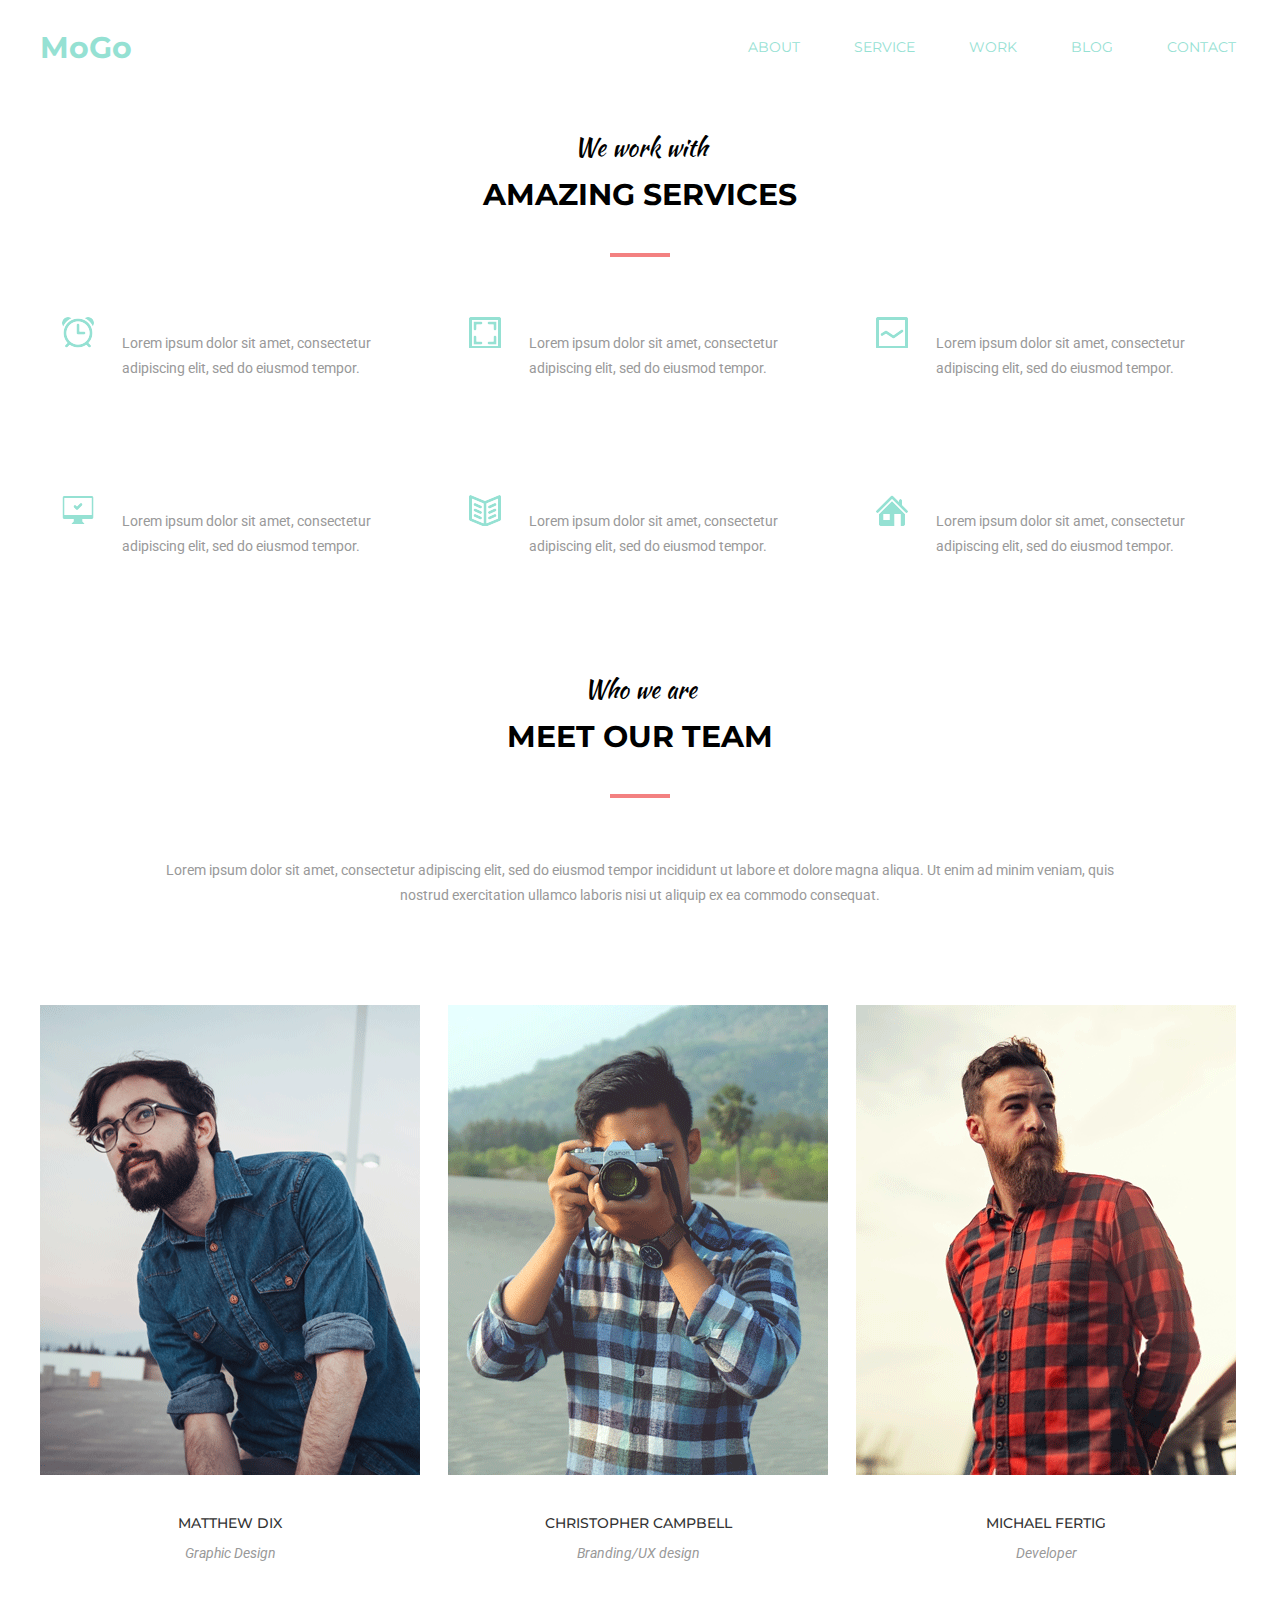
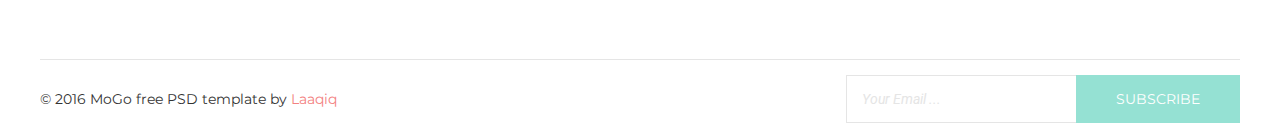
<file: html-css/module-06/index.html>
<!DOCTYPE html>
<html lang="en">

<head>
    <meta charset="UTF-8">
    <title>MoGo</title>
    <meta name="description" content="">
    <meta http-equiv="X-UA-Compatible" content="IE=edge">
    <meta name="viewport" content="width=device-width, initial-scale=1">
    <link href="https://fonts.googleapis.com/css?family=Roboto:100,100i,300,300i,400,400i,500,500i,700,700i,900,900i&amp;subset=cyrillic,cyrillic-ext,greek,greek-ext,latin-ext,vietnamese"
        rel="stylesheet">
    <link href="https://fonts.googleapis.com/css?family=Open+Sans:400,700,700i" rel="stylesheet">
    <link href="https://fonts.googleapis.com/css?family=Open+Sans:400,400i,600,600i,700,700i" rel="stylesheet">
    <link href="https://fonts.googleapis.com/css?family=Kaushan+Script" rel="stylesheet">
    <link href="https://fonts.googleapis.com/css?family=Montserrat:400,400i,700,900" rel="stylesheet">
    <link rel="stylesheet" href="./css/normalize.css">
    <link rel="stylesheet" href="https://use.fontawesome.com/releases/v5.3.1/css/all.css" integrity="sha384-mzrmE5qonljUremFsqc01SB46JvROS7bZs3IO2EmfFsd15uHvIt+Y8vEf7N7fWAU"
        crossorigin="anonymous">
    <link href="./css/stylesheet.css" rel="stylesheet">

</head>

<body>

    <div class="page_wrapper">

        <!-- header -->
        <header class="masthead__header">

                <!-- Logo -->
                <a href="#">
                    <h1 class="logo">
                        MoGo
                    </h1>
                </a>

                <!-- Menu -->
                <nav class="header__header-nav">
                    <ul class="header-nav__nav-list">
                        <li class="nav-list__nav-item">
                            <a href="#" class="nav-item__link">about</a>
                        </li>
                        <li class="nav-list__nav-item">
                            <a href="#" class="nav-item__link">service</a>
                        </li>
                        <li class="nav-list__nav-item">
                            <a href="#" class="nav-item__link">work</a>
                        </li>
                        <li class="nav-list__nav-item">
                            <a href="#" class="nav-item__link">blog</a>
                        </li>
                        <li class="nav-list__nav-item">
                            <a href="#" class="nav-item__link">contact</a>
                        </li>
                    </ul>
                </nav>

        </header>

        <!-- services -->
        <section class="services-section">
            <h2 class="section_header">
                <span class="subtitle">
                    We work with
                </span>
                <br>
                Amazing Services
            </h2>

            <ul class="services_names">
                <li class="service_name_item">
                    <a href="#">
                        <article class="item_photography">
                            <h3 class="service_name">photography</h3>
                            <p class="service_description">
                                Lorem ipsum dolor sit amet,
                                consectetur adipiscing elit, sed do eiusmod tempor.
                            </p>
                        </article>
                    </a>
                </li>

                <li class="service_name_item">
                    <a href="#">
                        <article class="item_web_design">
                            <h3 class="service_name">web design</h3>
                            <p class="service_description">
                                Lorem ipsum dolor sit amet,
                                consectetur adipiscing elit, sed do eiusmod tempor.
                            </p>
                        </article>
                    </a>
                </li>

                <li class="service_name_item">
                    <a href="#">
                        <article class="item_creativity">
                            <h3 class="service_name">creativity</h3>
                            <p class="service_description">
                                Lorem ipsum dolor sit amet,
                                consectetur adipiscing elit, sed do eiusmod tempor.
                            </p>
                        </article>
                    </a>
                </li>

                <li class="service_name_item">
                    <a href="#">
                        <article class="item_seo">
                            <h3 class="service_name">seo</h3>
                            <p class="service_description">
                                Lorem ipsum dolor sit amet,
                                consectetur adipiscing elit, sed do eiusmod tempor.
                            </p>
                        </article>
                    </a>
                </li>

                <li class="service_name_item">
                    <a href="#">
                        <article class="item_css_html">
                            <h3 class="service_name">css/html</h3>
                            <p class="service_description">Lorem ipsum dolor sit amet,
                                consectetur adipiscing elit, sed do eiusmod tempor.
                            </p>
                        </article>
                    </a>
                </li>

                <li class="service_name_item">
                    <a href="#">
                        <article class="item_digital">
                            <h3 class="service_name">digital</h3>
                            <p class="service_description">Lorem ipsum dolor sit amet,
                                consectetur adipiscing elit, sed do eiusmod tempor.
                            </p>
                        </article>
                    </a>
                </li>


            </ul>
        </section>


        <section class="team-section">

            <h2 class="section_header">
                <span class="subtitle">Who we are</span>
                <br>Meet our team
            </h2>

            <p class="team_description">Lorem ipsum dolor sit amet, consectetur
                adipiscing elit, sed do eiusmod tempor incididunt ut labore et
                dolore magna aliqua. Ut enim ad minim veniam, quis nostrud
                exercitation ullamco laboris nisi ut aliquip ex ea commodo
                consequat. </p>
            <ul class="team_photos">
                <li class="team_photo_item">
                    <div class="img_box">
                        <img src="img/photo_1.png" alt="Matthew Dix">
                        <div class="layer_over">
                            <ul class="links">
                                <li><a href="#" class="facebook network_button"></a></li>
                                <li><a href="#" class="twitter network_button"></a></li>
                                <li><a href="#" class="pinterest network_button"></a></li>
                                <li><a href="#" class="instagram network_button"></a></li>
                            </ul>
                        </div>
                        <div class="layer_under"></div>
                    </div>
                    <h3 class="photo_name">Matthew Dix</h3>
                    <p class="position">Graphic Design</p>
                </li>

                <li class="team_photo_item">
                    <div class="img_box">
                        <img src="img/photo_2.png" alt="Matthew Dix">
                        <div class="layer_over">
                            <ul class="links">
                                <li><a href="#" class="facebook network_button"></a></li>
                                <li><a href="#" class="twitter network_button"></a></li>
                                <li><a href="#" class="pinterest network_button"></a></li>
                                <li><a href="#" class="instagram network_button"></a></li>
                            </ul>
                        </div>
                        <div class="layer_under"></div>
                    </div>
                    <h3 class="photo_name">Christopher Campbell</h3>
                    <p class="position">Branding/UX design</p>
                </li>

                <li class="team_photo_item">
                    <div class="img_box">
                        <img src="img/photo_3.png" alt="Matthew Dix">
                        <div class="layer_over">
                            <ul class="links">
                                <li><a href="#" class="facebook network_button"></a></li>
                                <li><a href="#" class="twitter network_button"></a></li>
                                <li><a href="#" class="pinterest network_button"></a></li>
                                <li><a href="#" class="instagram network_button"></a></li>
                            </ul>
                        </div>
                        <div class="layer_under"></div>
                    </div>
                    <h3 class="photo_name">Michael Fertig </h3>
                    <p class="position">Developer</p>
                </li>
            </ul>
        </section>

        <footer>
            <p>&copy; 2016 MoGo free PSD template by
                <a href="#">Laaqiq</a>
            </p>
            <form id="data" class="subscribe">
                <input type="email" placeholder="Your Email ...">
                <button class="button-subscribe" type="submit">
                    Subscribe
                </button>
            </form>
        </footer>

    </div>

</body>

</html>
</file>
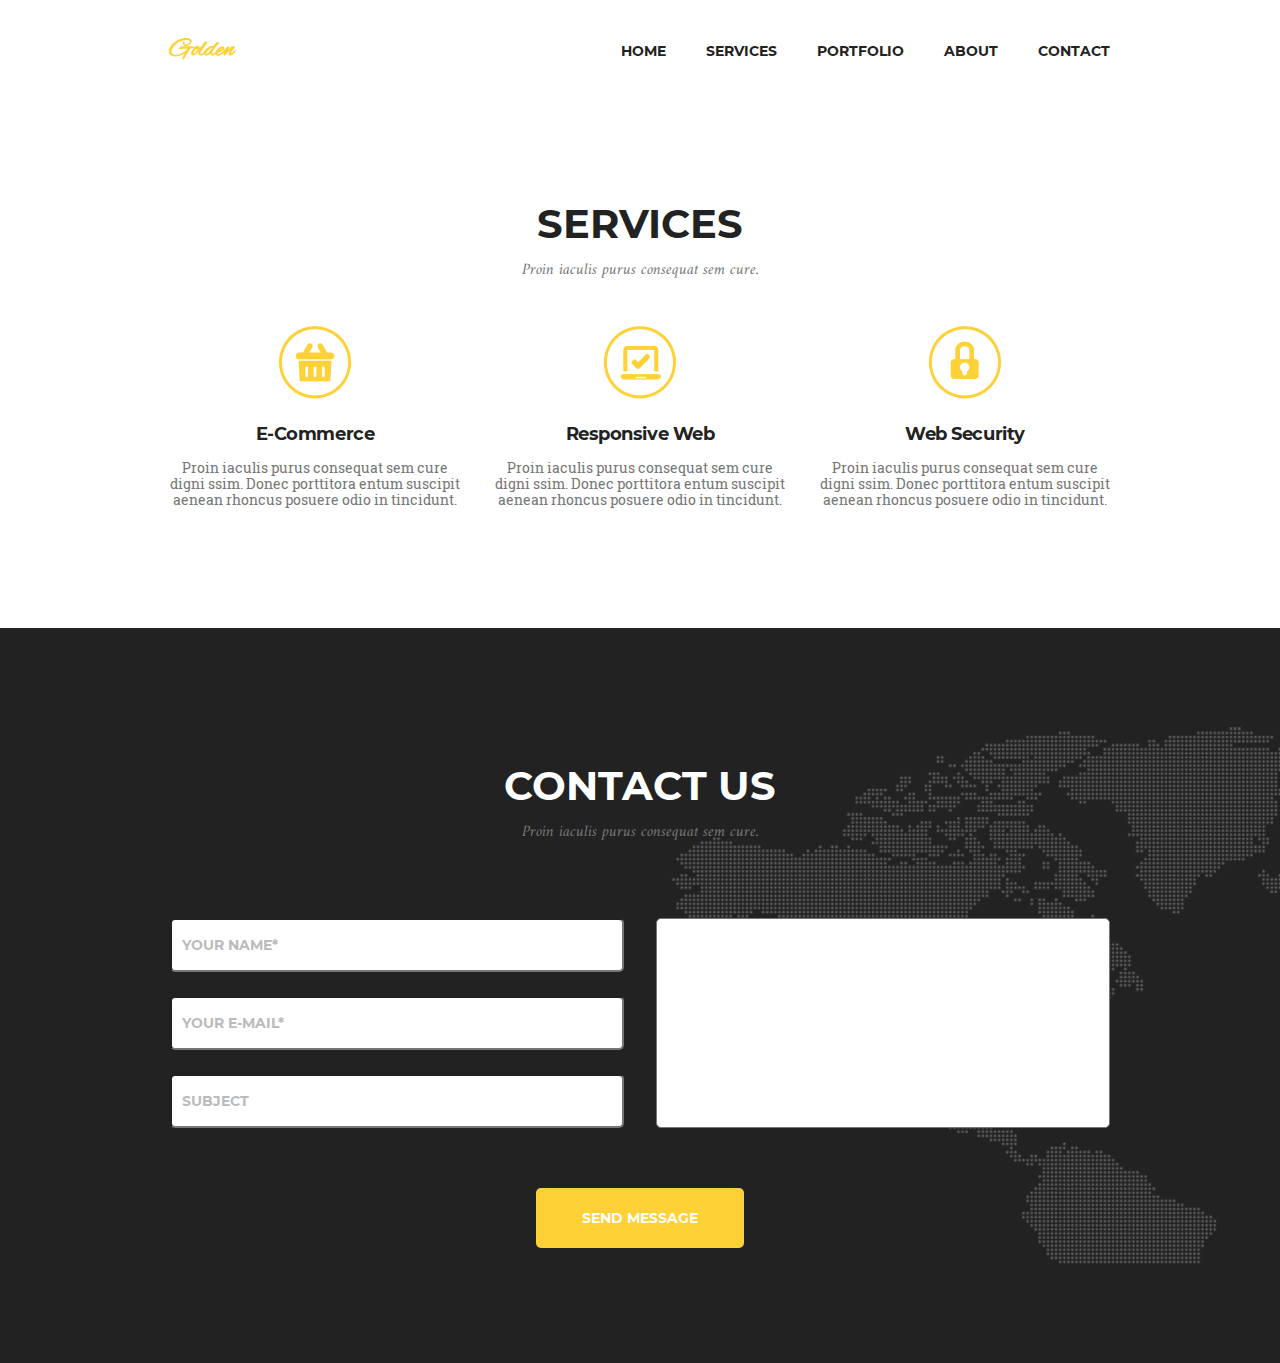
<file: html-css/module-07/index.html>
<!DOCTYPE html>
<html lang="en">

<head>
    <meta charset="UTF-8">
    <meta name="viewport" content="width=device-width, initial-scale=1.0">
    <meta http-equiv="X-UA-Compatible" content="ie=edge">
    <link rel="stylesheet" href="css/normalize.css">
    <link rel="stylesheet" href="css/style.css">
    <title>Golden</title>
</head>

<body>
    <header class="top_header container">
        <a href="#">
            <h1 class="logo">Golden</h1>
        </a>
        <nav>
            <ul class="menu-list">
                <li class="menu-item">
                    <a href="#">Home</a>
                </li>
                <li class="menu-item">
                    <a href="#">Services</a>
                </li>
                <li class="menu-item">
                    <a href="#">Portfolio</a>
                </li>
                <li class="menu-item">
                    <a href="#">About</a>
                </li>
                <li class="menu-item">
                    <a href="#">Contact</a>
                </li>
            </ul>
        </nav>
    </header>

    <main class="services-wrapper container">
        <h2 class="section_caption">Services</h2>
        <p class="subtitle">Proin iaculis purus consequat sem cure. </p>

        <ul class="services-list">
            <li class="services-item">
                <a href="#">
                    <article class="img e-commerce">
                        <h3 class="services_item_title">E-Commerce</h3>
                        <p class="services_item_description">Proin iaculis purus consequat sem cure
                            digni ssim. Donec porttitora entum suscipit
                            aenean rhoncus posuere odio in tincidunt.</p>
                    </article>
                </a>
            </li>

            <li class="services-item">
                <a href="#">
                    <article class="img responsive">
                        <h3 class="services_item_title">Responsive Web</h3>
                        <p class="services_item_description">Proin iaculis purus consequat sem cure
                            digni ssim. Donec porttitora entum suscipit
                            aenean rhoncus posuere odio in tincidunt.</p>
                    </article>
                </a>
            </li>

            <li class="services-item">
                <a href="#">
                    <article class="img security">
                        <h3 class="services_item_title">Web Security</h3>
                        <p class="services_item_description">Proin iaculis purus consequat sem cure
                            digni ssim. Donec porttitora entum suscipit
                            aenean rhoncus posuere odio in tincidunt.</p>
                    </article>
                </a>
            </li>
        </ul>
    </main>

    <section class="contact_us">
        <h2 class="section_caption">Contact us</h2>
        <p class="subtitle">Proin iaculis purus consequat sem cure.</p>
        <form class="container" id="contact_form">
            <div class="text_place">
                <ul class="form_input">
                    <li class="input_item">
                        <input class="input_info form_font important" type="text" id="input_name" name="name"
                            placeholder="Your name*">
                    </li>
                    <li class="input_item">
                        <input class="input_info form_font important" type="email" id="input_email" name="email"
                            placeholder="Your e-mail*">
                    </li>
                    <li class="input_item">
                        <input class="input_info form_font" type="text" id="input_subject" name="subject" placeholder="Subject">
                    </li>
                </ul>
                <textarea class="form_font important" name="your_text" id="message_text" cols="30" rows="10"
                    placeholder="Your message">
                </textarea>
            </div>
            <input class="send_message" type="submit" id="send_message_button" value="Send Message">
        </form>
    </section>
</body>

</html>
</file>
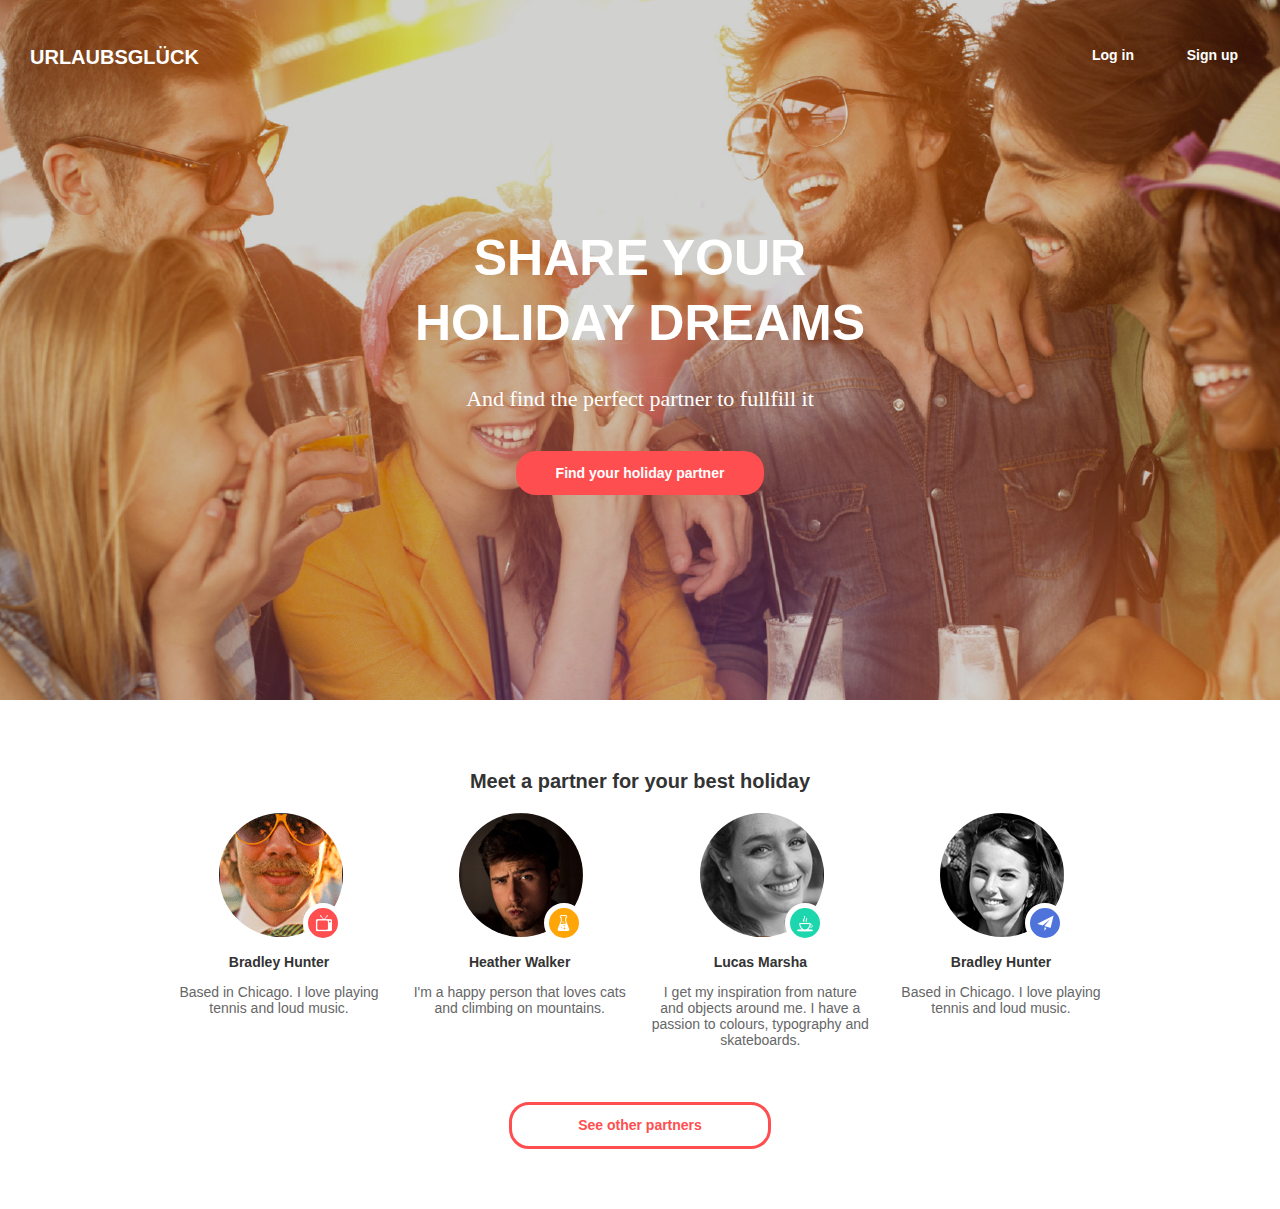
<file: html-css/module-08/index.html>
<!DOCTYPE html>
<html lang="en">
  <head>
    <meta charset="UTF-8" />
    <meta name="viewport" content="width=device-width, initial-scale=1.0" />
    <meta http-equiv="X-UA-Compatible" content="ie=edge" />
    <title>Urlaubsgluck</title>
    <link rel="stylesheet" href="css/normalize.css" />
    <link rel="stylesheet" href="css/style.css" />
    <link rel="stylesheet" href="css/media.css" />
  </head>
  <body>
    <header class="site_header">
      <a href="#"> <h1 class="logo">Urlaubsglück</h1> </a>

      <div class="login-block">
        <ul class="login-block__button-list">
          <li class="login-block__button-item">
            <a href="#" class="login-block__login-button">Log in</a>
          </li>
          <li class="login-block__button-item">
            <a href="#" class="login-block__login-button">Sign up</a>
          </li>
        </ul>
      </div>
    </header>

    <section class="site-title">
      <h2 class="site-title__headline">Share your holiday dreams</h2>
      <p class="site-title__subtitle">
        And find the perfect partner to fullfill it
      </p>
      <a href="#" class="find_partner_button">Find your holiday partner</a>
    </section>

    <section class="partner-section container">
        <h2 class="partner-section__title">Meet a partner for your best holiday</h2>
        <ul class="partner-section__list">
            <li class="partner-section__list-item">
                <div class="person-container">
                     <a class="icon icon-1" href="#"><img  src="img/photo_1.png" alt="Bradley Hunter"></a>            
                </div>
                <a href="#">
                    <h3 class="name">Bradley Hunter</h3>
                    <p class="description">Based in Chicago. I love playing tennis and 
                    loud music.</p>
                 </a>
            </li>
 
            <li class="partner-section__list-item">
                 <div class="person-container">
                         <a class="icon icon-2" href="#"><img src="img/photo_2.png" alt="Heather Walker"></a>
                  </div>
                 <a href="#">
                  <h3 class="name">Heather Walker</h3>
                  <p class="description">I'm a happy person that loves cats and 
                     climbing on mountains.</p>
                 </a>    
             </li>
 
             <li class="partner-section__list-item">
                 <div class="person-container">
                     <a class="icon icon-3" href="#"><img src="img/photo_3.png" alt="Lucas Marsha"></a>
                 </div>
                <a href="#">
                 <h3 class="name">Lucas Marsha</h3>
                 <p class="description">I get my inspiration from nature and objects around 
                     me. I have a passion to colours, typography and skateboards.
                     </p>
                 </a>
             </li>
 
             <li class="partner-section__list-item">
                 <div class="person-container">
                     <a class="icon icon-4" href="#"><img src="img/photo_4.png" alt="Bradley Hunter"></a>
                 </div>
                <a href="#">
                 <h3 class="name">Bradley Hunter</h3>
                 <p class="description">Based in Chicago. I love playing tennis and loud music.</p>
                 </a>
             </li>
        </ul>
        <a href="#" class="other-button">See other partners</a>
    </section>

  </body>
</html>
</file>
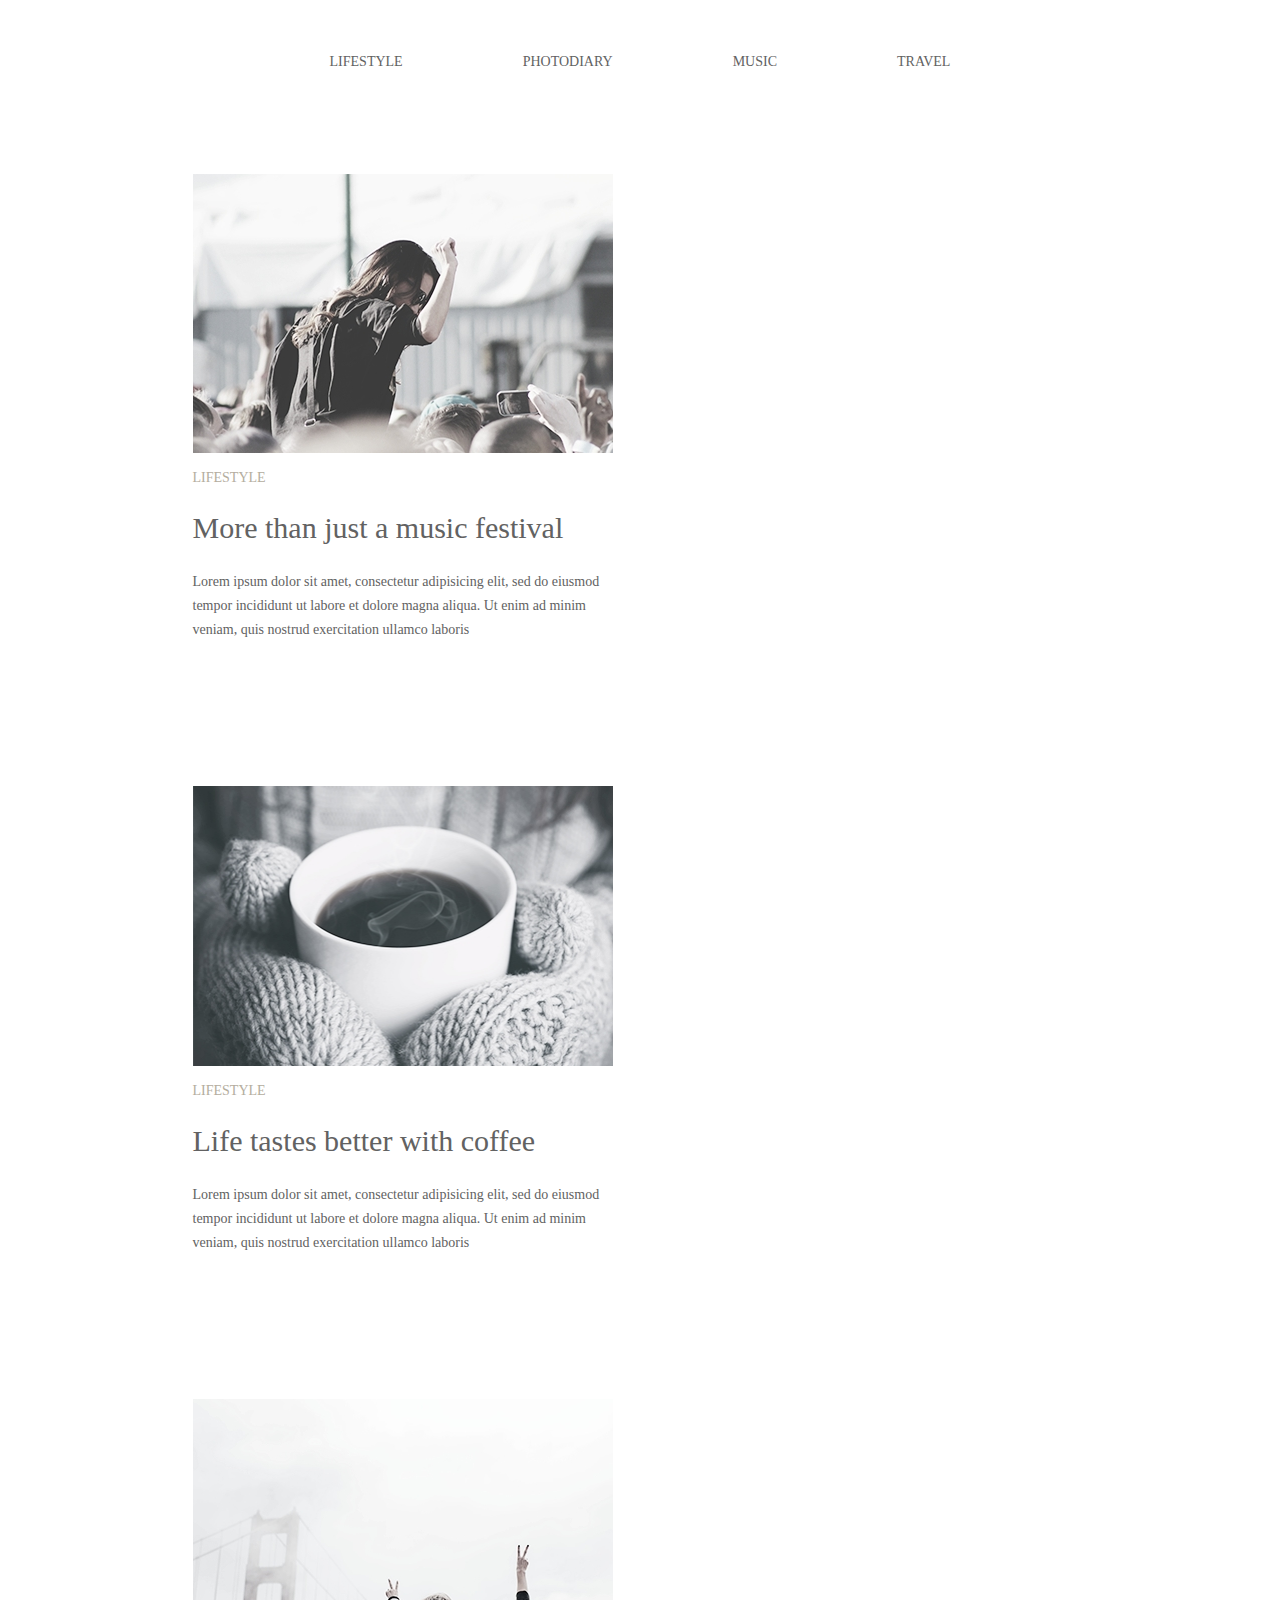
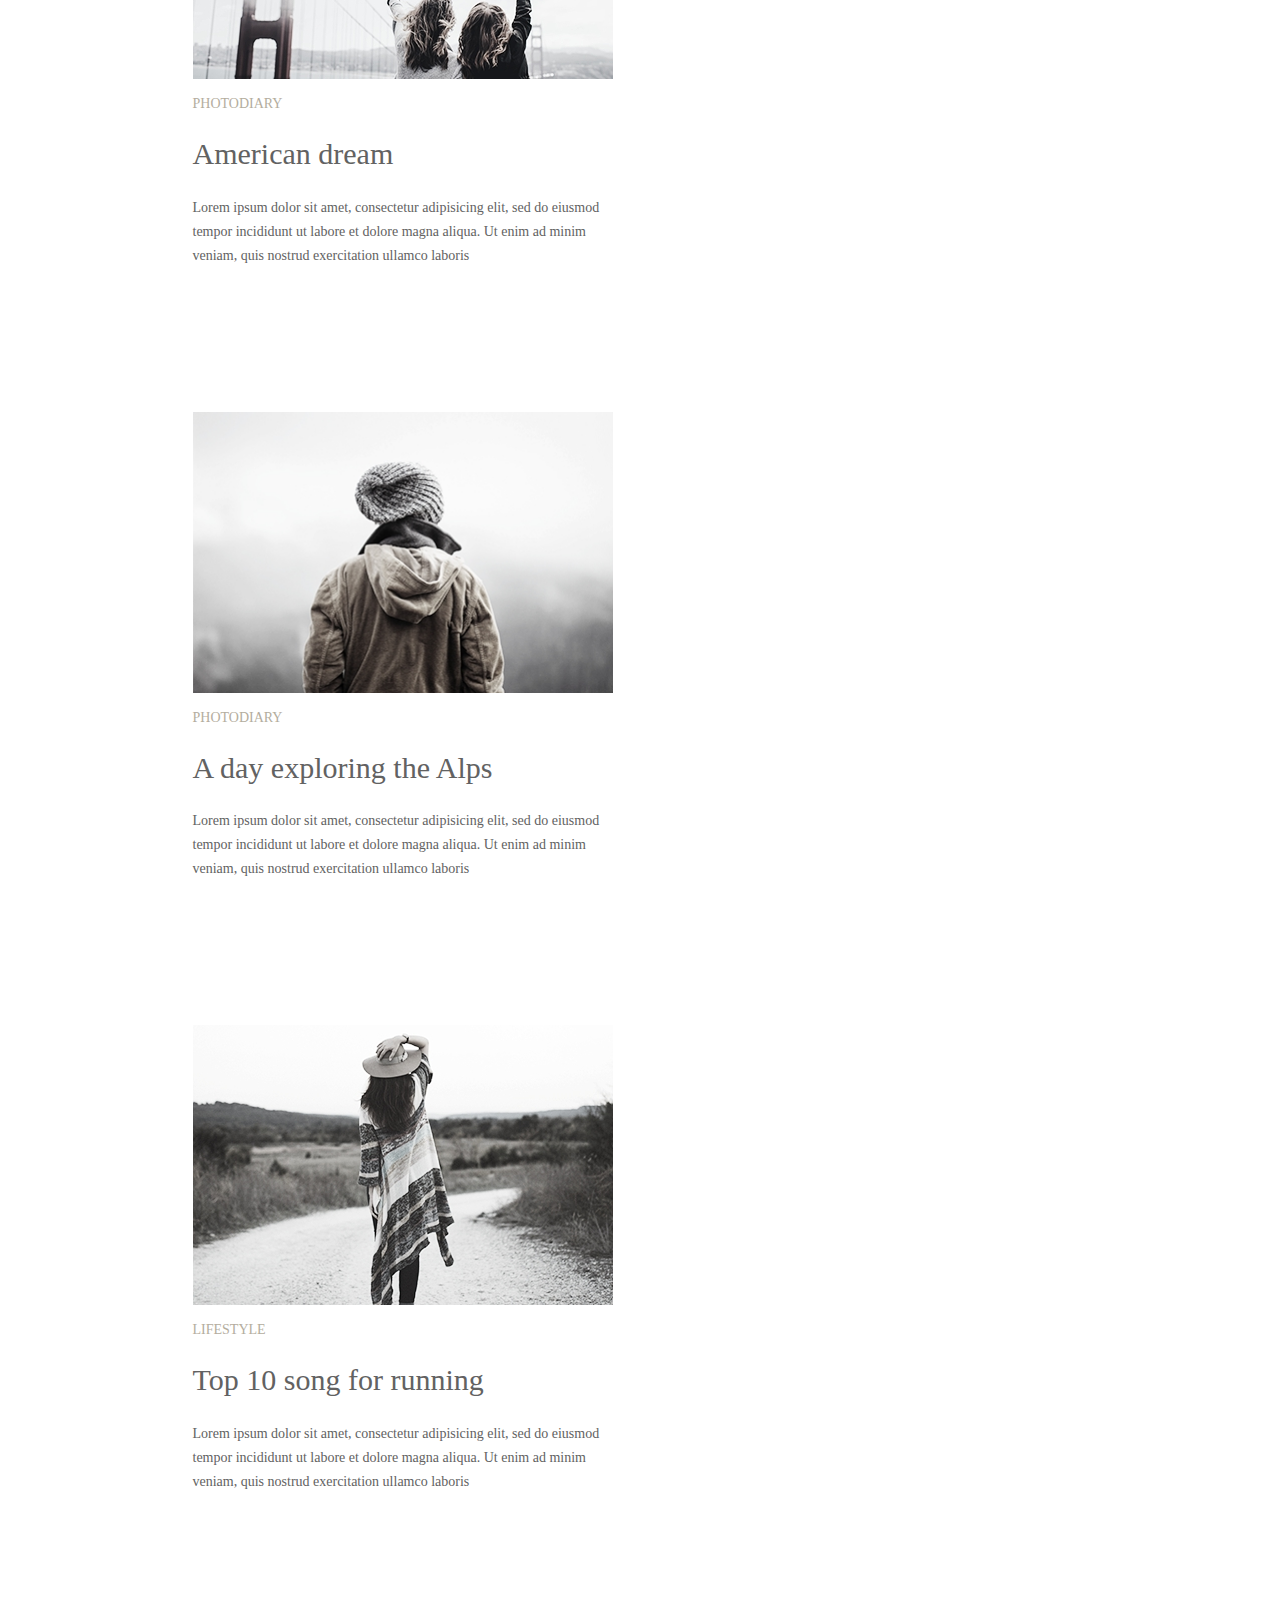
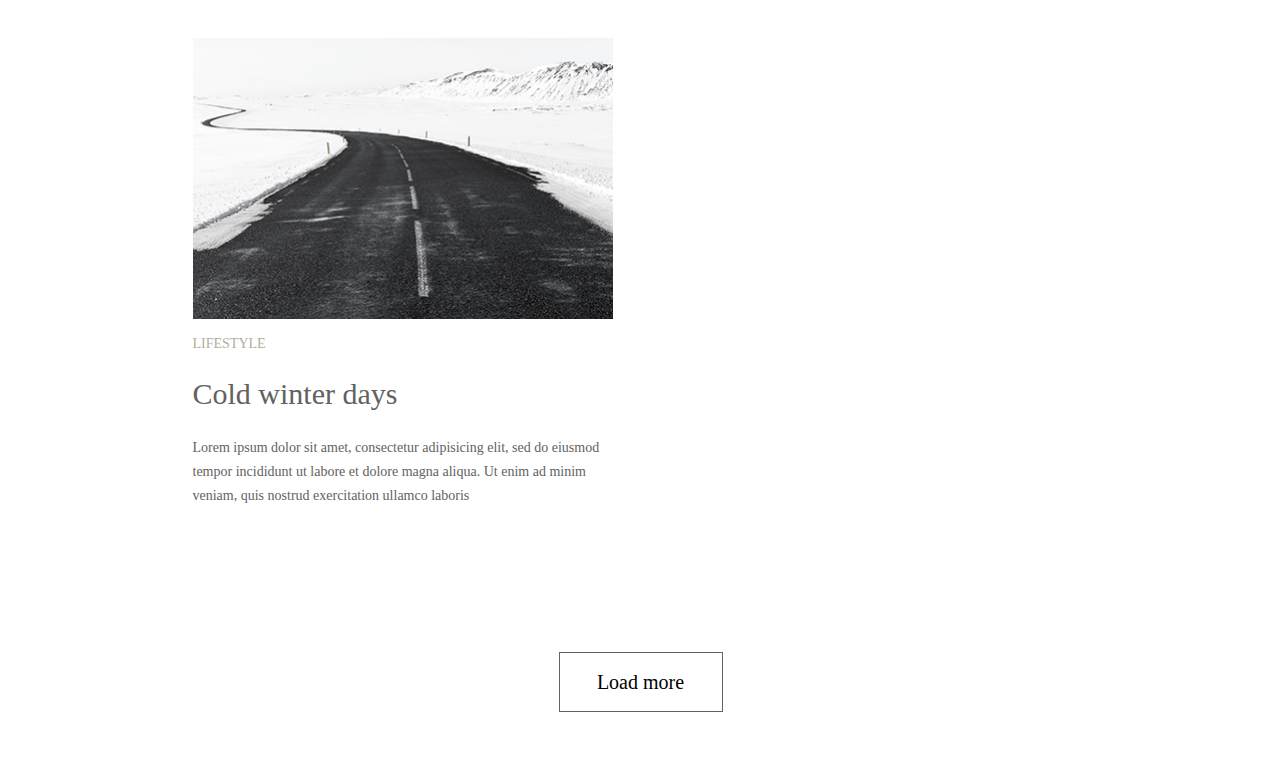
<file: html-css/module-03/homeWork/index.html>
<!DOCTYPE html>
<html lang="en">

<head>
    <meta charset="UTF-8">
    <meta name="viewport" content="width=device-width, initial-scale=1.0">
    <meta http-equiv="X-UA-Compatible" content="ie=edge">
    <title>Document</title>
    <link rel="stylesheet" href="./css/normalize.css">
    <link href='css/styles.css' rel='stylesheet' type='text/css'>
</head>

<body>

    <div class="mastheader_section__wrapper container">
        <header class="mastheader">
            <nav class="masthead-nav">
                <ul class="nav-list">
                    <li class="nav-list__item"><a href="#" class="item_link">lifestyle</a></li>
                    <li class="nav-list__item"><a href="#" class="item_link">photodiary</a></li>
                    <li class="nav-list__item"><a href="#" class="item_link">music</a></li>
                    <li class="nav-list__item"><a href="#" class="item_link">travel</a></li>
                </ul>
            </nav>
        </header>
    </div>


    <div class="content__wrapper container">
        <main>
            <ul class="list">
                <li class="list__item">
                    <article class="article">
                        <img src="./img/img1.jpg" alt="Musical festival image">
                        <p class="article__type">Lifestyle</p>
                        <h2 class="article__name">More than just a music festival </h2>
                        <p class="article__text">Lorem ipsum dolor sit amet, consectetur adipisicing elit,
                            sed do eiusmod tempor incididunt ut labore et dolore magna aliqua. Ut
                            enim ad minim veniam, quis nostrud exercitation ullamco laboris
                        </p>
                    </article>
                </li>
                <li class="list__item">
                    <article class="article">
                        <img src="./img/img2.jpg" alt="Coffee image">
                        <p class="article__type">Lifestyle</p>
                        <h2 class="article__name">Life tastes better with coffee</h2>
                        <p class="article__text">Lorem ipsum dolor sit amet, consectetur adipisicing elit,
                            sed do eiusmod tempor incididunt ut labore et dolore magna aliqua. Ut
                            enim ad minim veniam, quis nostrud exercitation ullamco laboris
                        </p>
                    </article>
                </li>
                <li class="list__item">
                    <article class="article">
                        <img src="./img/img3.jpg" alt="Musical festival image">
                        <p class="article__type">photodiary</p>
                        <h2 class="article__name">American dream</h2>
                        <p class="article__text">Lorem ipsum dolor sit amet, consectetur adipisicing elit,
                            sed do eiusmod tempor incididunt ut labore et dolore magna aliqua. Ut
                            enim ad minim veniam, quis nostrud exercitation ullamco laboris
                        </p>
                    </article>
                </li>
                <li class="list__item">
                    <article class="article">
                        <img src="./img/img4.jpg" alt="Coffee image">
                        <p class="article__type">photodiary</p>
                        <h2 class="article__name">A day exploring the Alps</h2>
                        <p class="article__text">Lorem ipsum dolor sit amet, consectetur adipisicing elit,
                            sed do eiusmod tempor incididunt ut labore et dolore magna aliqua. Ut
                            enim ad minim veniam, quis nostrud exercitation ullamco laboris
                        </p>
                    </article>
                </li>
                <li class="list__item">
                    <article class="article">
                        <img src="./img/img5.jpg" alt="Musical festival image">
                        <p class="article__type">lifestyle</p>
                        <h2 class="article__name">Top 10 song for running</h2>
                        <p class="article__text">Lorem ipsum dolor sit amet, consectetur adipisicing elit,
                            sed do eiusmod tempor incididunt ut labore et dolore magna aliqua. Ut
                            enim ad minim veniam, quis nostrud exercitation ullamco laboris
                        </p>
                    </article>
                </li>
                <li class="list__item">
                    <article class="article">
                        <img src="./img/img6.jpg" alt="Coffee image">
                        <p class="article__type">lifestyle</p>
                        <h2 class="article__name">Cold winter days</h2>
                        <p class="article__text">Lorem ipsum dolor sit amet, consectetur adipisicing elit,
                            sed do eiusmod tempor incididunt ut labore et dolore magna aliqua. Ut
                            enim ad minim veniam, quis nostrud exercitation ullamco laboris
                        </p>
                    </article>
                </li>
            </ul>

            <div class="button__wrapper">
                <button type="button" class="load-more__button" name="load-more__button">Load more</button>
            </div>

        </main>
    </div>
</body>

</html>
</file>
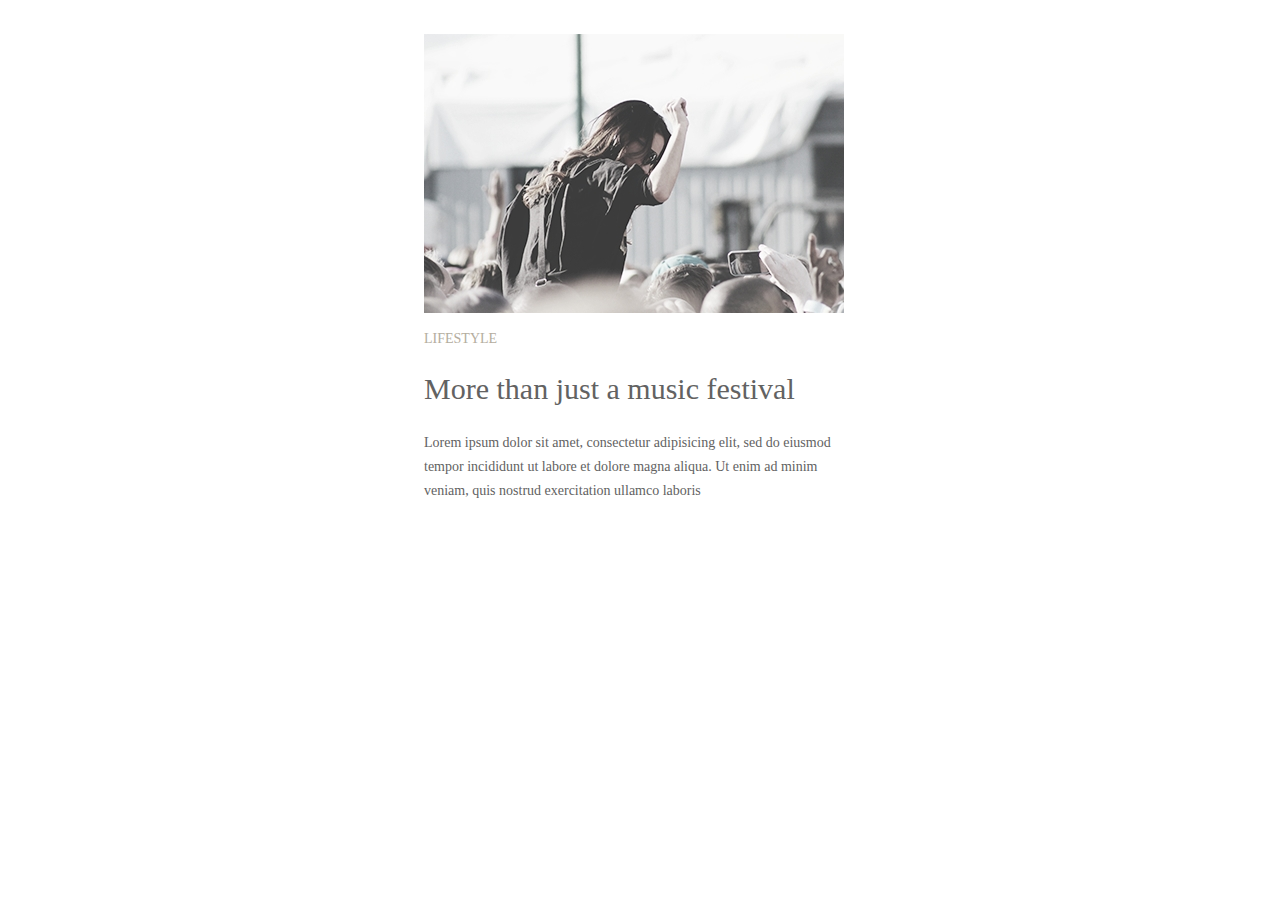
<file: html-css/module-03/homeWorkAdditional/Task_2/index.html>
<!DOCTYPE html>
<html lang="en">

<head>
    <meta charset="UTF-8">
    <meta name="viewport" content="width=device-width, initial-scale=1.0">
    <meta http-equiv="X-UA-Compatible" content="ie=edge">
    <title>Document</title>
    <link href='css/styles.css' rel='stylesheet' type='text/css'>
</head>

<body>
    <div class="new_design__wrapper">
        <main>
            <ul class="our_features__feature_list">
                <li class="feature_list__item">
                    <article class="article">
                        <img src="./img/img1.jpg" alt="Musical festival image">
                        <p class="article__type">Lifestyle</p>
                        <h2 class="article__name">More than just a music festival </h2>
                        <p class="article__text">Lorem ipsum dolor sit amet, consectetur adipisicing elit,
                            sed do eiusmod tempor incididunt ut labore et dolore magna aliqua. Ut
                            enim ad minim veniam, quis nostrud exercitation ullamco laboris
                        </p>
                    </article>
                </li>
            </ul>
        </main>
    </div>
</body>

</html>
</file>
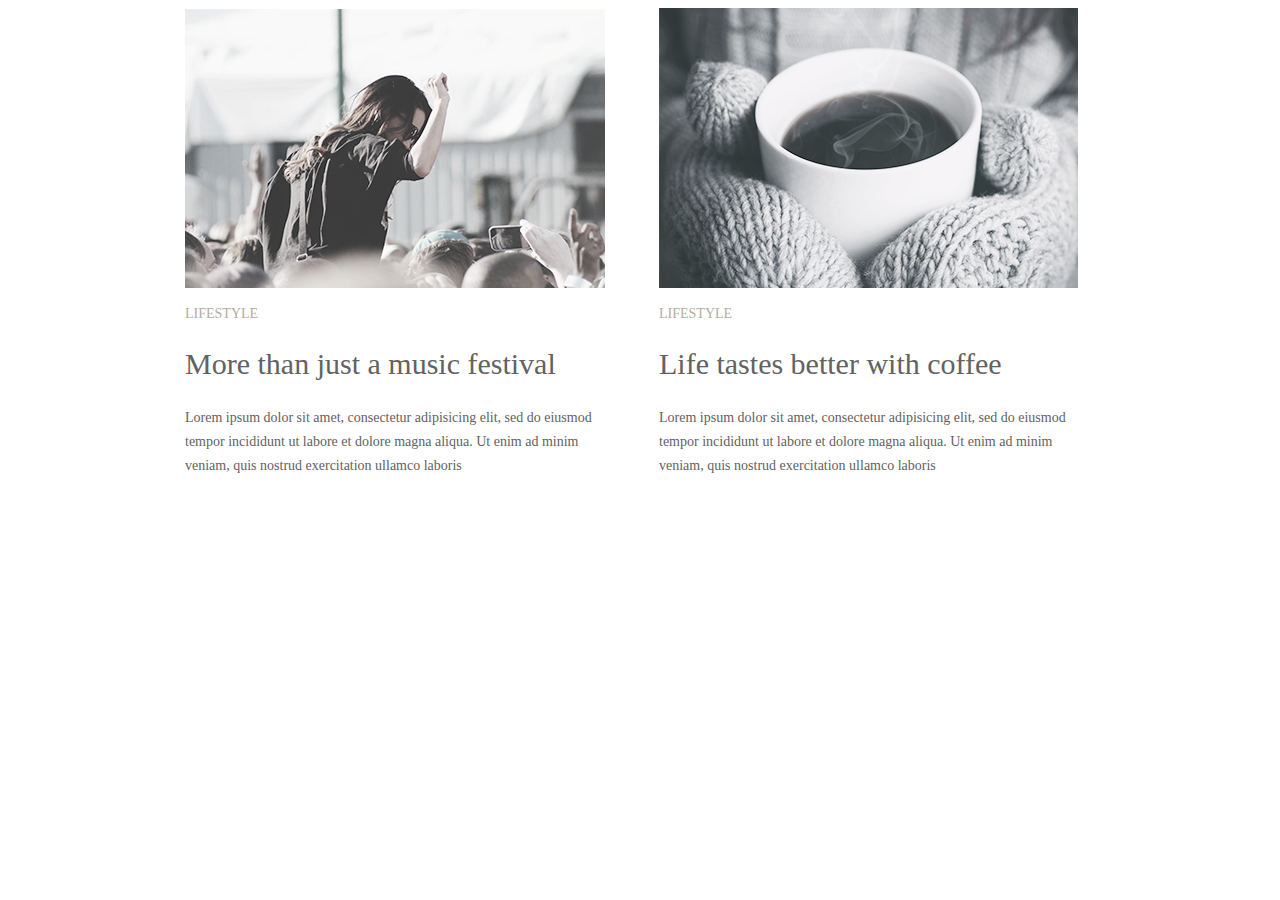
<file: html-css/module-03/homeWorkAdditional/Task_3/index.html>
<!DOCTYPE html>
<html lang="en">

<head>
    <meta charset="UTF-8">
    <meta name="viewport" content="width=device-width, initial-scale=1.0">
    <meta http-equiv="X-UA-Compatible" content="ie=edge">
    <title>Document</title>
    <link href='css/styles.css' rel='stylesheet' type='text/css'>
</head>

<body>
    <div class="new_design__wrapper">
        <main>
            <ul class="our_features__feature_list">
                <li class="feature_list__item">
                    <article class="article">
                        <img src="./img/img1.jpg" alt="Musical festival image">
                        <p class="article__type">Lifestyle</p>
                        <h2 class="article__name">More than just a music festival </h2>
                        <p class="article__text">Lorem ipsum dolor sit amet, consectetur adipisicing elit,
                            sed do eiusmod tempor incididunt ut labore et dolore magna aliqua. Ut
                            enim ad minim veniam, quis nostrud exercitation ullamco laboris
                        </p>
                    </article>
                </li>
                <li class="feature_list__item">
                    <article class="article">
                        <img src="./img/img2.jpg" alt="Coffee image">
                        <p class="article__type">Lifestyle</p>
                        <h2 class="article__name">Life tastes better with coffee</h2>
                        <p class="article__text">Lorem ipsum dolor sit amet, consectetur adipisicing elit,
                            sed do eiusmod tempor incididunt ut labore et dolore magna aliqua. Ut
                            enim ad minim veniam, quis nostrud exercitation ullamco laboris
                        </p>
                    </article>
                </li>
            </ul>
        </main>
    </div>
</body>

</html>
</file>
<file: html-css/module-01/css/styles.css>
li {
    list-style-type: none; /* Убираем маркеры */
   }
ul {
    margin-left: 0; /* Отступ слева в браузере IE и Opera */
    padding-left: 0; /* Отступ слева в браузере Firefox, Safari, Chrome */
   }
</file>
<file: html-css/module-04/css/stylesheet.css>
* {
  box-sizing: border-box;
}

body {
  font-family: "Roboto", sans-serif;
  color: #515151;
}

ul {
  margin: 0;
  padding: 0;
}

/*---------------logo--------------*/
.logo {
  margin: 0;
  display: inline-block;

  color: #555252;
  font-size: 30px;
  font-weight: 300;
  line-height: 32px;
  text-transform: uppercase;

  font-family: "Roboto", sans-serif;
  font-weight: 300;
  letter-spacing: -0.6px;
}

.logo::first-letter {
  color: #1abc9c;
  font-family: "Roboto", sans-serif;
  font-weight: 900;
  letter-spacing: -0.6px;
}

/*---------------head---------------*/

.section {
  width: 1110px;
  margin: 0 auto;
}

.clearfix::after {
  content: "";
  display: table;
  clear: both;
}

.masthead__header {
  padding-top: 15px;
}

/*---------menu-----------*/

.header__header-nav {
  float: right;
  padding-top: 8px;
}

.nav-list__nav-item {
  list-style: none;
  float: left;
  margin-right: 20px;
}

.nav-list__nav-item:last-child {
  margin-right: 0;
}

.nav-item__link {
  text-decoration: none;
  color: #0f0101;
  font-family: "Open Sans";
  font-size: 14px;
  font-weight: 700;
  line-height: 11px;
  letter-spacing: -0.28px;
  text-transform: uppercase;
}

.nav-item__link:hover {
  text-decoration: none;
  color: #1abc9c;
  font-family: "Open Sans";
  font-weight: 700;
  font-size: 14px;
  letter-spacing: -0.28px;
  line-height: 11px;
  text-transform: uppercase;
}

/*--------------title---------------*/
.masthead__title {
  margin: 0 auto;
  text-align: center;
}

.title {
  color: #515151;
  font-family: "Roboto";
  font-size: 48px;
  font-weight: 800;
  line-height: 32px;
  text-transform: uppercase;
  letter-spacing: -0.96px;
  margin: 0 0 92px 0;
}

.title::after {
  content: "";
  display: block;
  margin: 0 auto;
  border-bottom: 8px solid #00e0d0;
  margin-top: 33px;
  width: 164px;
  background-color: #1abc9c;
}

/*--------------shop-------------*/

.image-box {
  height: 280px;
  position: relative;
}

.product-image {
  position: absolute;
  margin: auto;
  left: 0;
  top: 0;
  bottom: 0;
  right: 0;
}

/*------------name---------------*/
.product-name {
  height: 42px;
  background-color: #323232;
  width: 100%;
}

.name_info {
  float: left;
  color: white;
  font-family: "Roboto";
  font-size: 18px;
  font-weight: 600;
  line-height: 32px;
  text-transform: uppercase;
  letter-spacing: -0.36px;
  margin: 5px 5px 5px 10px;
  padding: 0;
}

/*------------price---------------*/

.price_info {
  height: 100%;
  background-color: rgba(255, 255, 255, 0.44);
  width: 20%;
  float: right;
  color: #ffffff;
  font-family: "Roboto";
  font-size: 18px;
  font-weight: 600;
  line-height: 40px;
  text-transform: uppercase;
  letter-spacing: -0.36px;
  margin: 0px 0px 0px 0px;
}

/* -----------services------------ */

.services-section {
  padding: 102px 0 106px 0;
}

.services-list__services-item {
  margin-right: 30px;
  float: left;
  list-style: none;
  width: 255px;
  background-color: #e9f0fd;
  text-align: center;
  margin-bottom: 30px;
}

.services-list__services-item:hover .product-name {
  background-color: #1abc9c;
}

.services-list__services-item:hover .price_info {
  background-color: rgba(255, 255, 255, 0.44);
}

.services-list__services-item:nth-child(4n) {
  margin-right: 0px;
}

.services-list__services-item:nth-child(n + 5) {
  margin-bottom: 0px;
}

/*-----------articles-banner--------------*/

.articles__header {
  margin: 0 auto;
  text-align: center;
}

.articles__header__title {
  color: #515151;
  font-family: "Roboto";
  font-size: 48px;
  font-weight: 800;
  line-height: 32px;
  text-transform: uppercase;
  letter-spacing: -0.96px;
  margin: 0 0 65px 0;
}

.articles__header__title::after {
  content: "";
  display: block;
  margin: 0 auto;
  border-bottom: 8px solid #00e0d0;
  margin-top: 33px;
  width: 164px;
  background-color: #1abc9c;
}

/*-----------articles--------------*/

.articles-list__articles-item {
  margin-right: 30px;
  float: left;
  list-style: none;
  padding: 15px 0px;
}

.articles-item__articles-card {
  width: 349px;
  background-color: #fff;
  text-align: left;
}

.articles-list__articles-item:nth-child(3n) {
  margin-right: 0px;
}

/*--------------articles-card----------------*/

.articles-card__title {
  color: #555252;
  font-family: "Open Sans", sans-serif;
  font-size: 18px;
  font-weight: 600;
  line-height: 26px;
  letter-spacing: -0.36px;
  margin: 4px 0 0 0;
}

.articles-card__title::after {
  content: "";
  display: block;
  margin-top: 9px;
  width: 136px;
  height: 3px;
  background-color: #4ec6ab;
}

.articles-card__discript {
  margin: 0;
  padding-top: 28px;
}

/*------------button----------*/

.banner__btn {
  font-family: "Open Sans";
  font-weight: 300;
  margin-top: 16px;
  color: #ffffff;
  text-decoration: none;
  font-size: 16px;
  display: inline-block;
  background-color: #4ec6ab;
  padding: 17px 40px;
  border-radius: 2px;
}

/*-----------footer------------*/
.footer_section {
  background-color: #323232;
}

.footer_text {
  color: #fefefe;
  font-family: "Open Sans";
  font-size: 16px;
  font-weight: 400;
  line-height: 28px;
  letter-spacing: -0.32px;
}

.footer_text_link {
  font-family: "Open Sans";
  font-size: 16px;
  font-weight: 400;
  line-height: 28px;
  letter-spacing: -0.32px;
  color: #46bfa9;
  letter-spacing: -0.32px;
}
</file>
<file: html-css/module-05/css/stylesheet.css>
* {
  box-sizing: border-box;
}

body {
  font-family: "Roboto", sans-serif;
  color: #515151;
}

ul {
  margin: 0;
  padding: 0;
}

/*---------------logo--------------*/
.logo {
  margin: 0;
  display: inline-block;

  color: #555252;
  font-size: 30px;
  font-weight: 300;
  line-height: 32px;
  text-transform: uppercase;

  font-family: "Roboto", sans-serif;
  font-weight: 300;
  letter-spacing: -0.6px;
}

.logo::first-letter {
  color: #1abc9c;
  font-family: "Roboto", sans-serif;
  font-weight: 900;
  letter-spacing: -0.6px;
}

/*---------------head---------------*/

.section {
  width: 1110px;
  margin: 0 auto;
}

.clearfix::after {
  content: "";
  display: table;
  clear: both;
}

.masthead__header {
  padding-top: 31px;
  padding-bottom: 28px;
}

/*---------menu-----------*/

.header__header-nav {
  float: right;
  padding-top: 8px;
}

.nav-list__nav-item {
  list-style: none;
  float: left;
  margin-right: 20px;
}

.nav-list__nav-item:last-child {
  margin-right: 0;
}

.nav-item__link {
  text-decoration: none;
  color: #0f0101;
  font-family: "Open Sans";
  font-size: 14px;
  font-weight: 700;
  line-height: 11px;
  letter-spacing: -0.28px;
  text-transform: uppercase;
}

.nav-item__link:hover {
  text-decoration: none;
  color: #1abc9c;
  font-family: "Open Sans";
  font-weight: 700;
  font-size: 14px;
  letter-spacing: -0.28px;
  line-height: 11px;
  text-transform: uppercase;
}

/*------------Banner---------------*/
.banner {
  min-height: 600px;
  background-image: linear-gradient(
      to right,
      rgba(0, 0, 2, 0.52),
      rgba(0, 0, 2, 0.52)
    ),
    url("../img/banner.jpg");
  background-repeat: no-repeat;
  background-size: cover;
  background-position: center;
}

/*--------------Slider---------------*/

.slider-wrapper{
  position: relative;
}

.slider {
  min-height: 600px;
  position: relative;
}

.slider-ctrl {
  top: 50%;
  transform: translateY(-50%);
  position: absolute;
  width: 104px;
  background-color: #4ec6ab;
  opacity: 0.65;
  border: none;
  color: #ffffff;
  font-family: "Pe -icon -7-stroke";
  font-size: 100px;
  font-weight: 400;
  line-height: 11px;
  text-transform: uppercase;
  letter-spacing: -2px;
}

.slider-ctrl-next {
  left: 0;
}

.slider-ctrl-prev {
  right: 0;
}

.slider-ctrl:hover {
  background-color: #1abc9c;
  cursor: pointer;
  opacity: 1;
}

/*--------paris_tours----------*/
.paris_tours {
  position: absolute;
  top: 50%;
  left: 50%;
  transform: translate(-50%, -50%);
}

.affordable_tours {
  color: #ffffff;
  text-transform: uppercase;
  font-family: "Roboto";
  font-size: 60px;
  font-weight: 600;
  letter-spacing: -1.2px;
  line-height: 82px;
  margin: 0;
}

.city_tours {
  color: #ffffff;
  text-transform: uppercase;
  font-size: 24px;
  font-family: "Roboto";
  font-weight: 300;
  letter-spacing: -0.48px;
  line-height: 54px;
  margin: 0;
}

/*--------------title---------------*/

.title {
  color: #515151;
  font-family: "Roboto";
  font-size: 48px;
  font-weight: 800;
  line-height: 32px;
  text-transform: uppercase;
  letter-spacing: -0.96px;
  margin: 0 0 81px 0;
  text-align: center;
}

.title::after {
  content: "";
  display: block;
  margin: 0 auto;
  border-bottom: 8px solid #00e0d0;
  margin-top: 33px;
  width: 164px;
  background-color: #1abc9c;
}

/*--------------shop-------------*/
.image-box {
  height: 280px;
  position: relative;
}

.product-image {
  max-width: 255px;
  max-height: 280px;
  z-index: 1;
}

/*--------card_menu-----------*/
.card_menu {
  position: absolute;
  background: rgba(0, 0, 0, 0.65);
  z-index: 3;
  top: 13px;
  bottom: 13px;
  right: 13px;
  left: 13px;
  display: none;
}

.buttons_box {
  width: 178px;
  position: relative;
  top: 50%;
  left: 50%;
  transform: translate(-50%, -50%);
}

.under_menu {
  position: absolute;
  left: 0;
  top: 0;
  display: none;
  width: 100%;
  height: 100%;
  background: rgba(255, 255, 255, 0.45);
  z-index: 2;
  text-align: center;
}

.services-list__services-item:hover .card_menu {
  display: block;
}

.services-list__services-item:hover .under_menu {
  display: block;
}

/*---------card_buttons-----------*/
.button_heart {
  margin-top: 5px;
  margin-left: 5px;
  background: transparent;
  border: 1px solid #ffffff;
  color: #ffffff;
  font-family: "Pe -icon -7-stroke";
  font-size: 30px;
  font-weight: 400;
  line-height: 5px;
  text-transform: uppercase;
  letter-spacing: -0.6px;
  z-index: 4;
  padding: 10px;
}

.button_heart:hover {
  background-color: #1abc9c;
  cursor: pointer;
}

.button_rows {
  margin-top: 5px;
  margin-left: 5px;
  background: transparent;
  border: 1px solid #ffffff;
  color: #ffffff;
  font-family: "Pe -icon -7-stroke";
  font-size: 30px;
  font-weight: 400;
  line-height: 5px;
  text-transform: uppercase;
  letter-spacing: -0.6px;
  z-index: 4;
  padding: 10px;
}

.button_rows:hover {
  background-color: #1abc9c;
  cursor: pointer;
}

.button_clock {
  margin-top: 5px;
  margin-left: 5px;
  background: transparent;
  border: 1px solid #ffffff;
  color: #ffffff;
  font-family: "Pe -icon -7-stroke";
  font-size: 30px;
  font-weight: 400;
  line-height: 5px;
  text-transform: uppercase;
  letter-spacing: -0.6px;
  z-index: 4;
  padding: 10px;
}

.button_clock:hover {
  background-color: #1abc9c;
  cursor: pointer;
}

.button_add_to_cart {
  margin-top: 9px;
  margin-left: 5px;
  border: 1px solid #ffffff;
  color: #ffffff;
  font-family: "Pe -icon -7-stroke";
  font-size: 30px;
  font-weight: 400;
  line-height: 5px;
  text-transform: uppercase;
  letter-spacing: -0.6px;
  z-index: 4;
  padding: 10px;
  width: 171px;
  height: 50px;
  background-color: #323232;
}

.button_add_to_cart:hover {
  background-color: #1abc9c;
  cursor: pointer;
}

.span_add_to_cart {
  color: #ffffff;
  font-family: "Open Sans";
  font-size: 14px;
  font-weight: 400;
  line-height: 32px;
  text-transform: uppercase;
  letter-spacing: -0.28px;
  position: relative;
  z-index: 5;
  top: -8px;
}

/*------------name---------------*/
.product-name {
  height: 42px;
  background-color: #323232;
  width: 100%;
}

.name_info {
  float: left;
  color: white;
  font-family: "Roboto";
  font-size: 18px;
  font-weight: 600;
  line-height: 32px;
  text-transform: uppercase;
  letter-spacing: -0.36px;
  margin: 5px 5px 5px 10px;
  padding: 0;
}

/*------------price---------------*/
.price_info {
  height: 100%;
  background-color: rgba(255, 255, 255, 0.44);
  width: 20%;
  float: right;
  color: #ffffff;
  font-family: "Roboto";
  font-size: 18px;
  font-weight: 600;
  line-height: 40px;
  text-transform: uppercase;
  letter-spacing: -0.36px;
  margin: 0px 0px 0px 0px;
}

/* -----------services------------ */
.services-wrapper {
  background-color: #e9f0fd;
}

.services-section {
  padding: 102px 0 68px 0;
}

.services-list__services-item {
  margin-right: 30px;
  float: left;
  list-style: none;
  width: 255px;
  background-color: #fff;
  text-align: center;
  margin-bottom: 30px;
}

.services-list__services-item:hover .product-name {
  background-color: #1abc9c;
}

.services-list__services-item:hover .price_info {
  background-color: rgba(255, 255, 255, 0.44);
}

.services-list__services-item:nth-child(4n) {
  margin-right: 0px;
}

.services-list__services-item:nth-child(n + 5) {
  margin-bottom: 0px;
}

/*-----------footer------------*/
.footer_section {
  background-color: #323232;
  padding-top: 31px;
  padding-bottom: 33px;
  text-align: center;
}

.footer_text {
  color: #fefefe;
  font-family: "Open Sans";
  font-size: 16px;
  font-weight: 400;
  line-height: 28px;
  letter-spacing: -0.32px;
  display: inline-block;
}

.footer_text_link {
  font-family: "Open Sans";
  font-size: 16px;
  font-weight: 400;
  line-height: 28px;
  letter-spacing: -0.32px;
  color: #46bfa9;
  letter-spacing: -0.32px;
  text-decoration: none;
}
</file>
<file: html-css/module-05/css/Pe-icon-7-stroke.css>
@font-face {
	font-family: 'Pe-icon-7-stroke';
	src:url('../fonts/Pe-icon-7-stroke.eot?d7yf1v');
	src:url('../fonts/Pe-icon-7-stroke.eot?#iefixd7yf1v') format('embedded-opentype'),
		url('../fonts/Pe-icon-7-stroke.woff?d7yf1v') format('woff'),
		url('../fonts/Pe-icon-7-stroke.ttf?d7yf1v') format('truetype'),
		url('../fonts/Pe-icon-7-stroke.svg?d7yf1v#Pe-icon-7-stroke') format('svg');
	font-weight: normal;
	font-style: normal;
}

[class^="pe-7s-"], [class*=" pe-7s-"] {
	font-family: 'Pe-icon-7-stroke';
	speak: none;
	font-style: normal;
	font-weight: normal;
	font-variant: normal;
	text-transform: none;
	line-height: 1;

	/* Better Font Rendering =========== */
	-webkit-font-smoothing: antialiased;
	-moz-osx-font-smoothing: grayscale;
}

.pe-7s-album:before {
	content: "\e6aa";
}
.pe-7s-arc:before {
	content: "\e6ab";
}
.pe-7s-back-2:before {
	content: "\e6ac";
}
.pe-7s-bandaid:before {
	content: "\e6ad";
}
.pe-7s-car:before {
	content: "\e6ae";
}
.pe-7s-diamond:before {
	content: "\e6af";
}
.pe-7s-door-lock:before {
	content: "\e6b0";
}
.pe-7s-eyedropper:before {
	content: "\e6b1";
}
.pe-7s-female:before {
	content: "\e6b2";
}
.pe-7s-gym:before {
	content: "\e6b3";
}
.pe-7s-hammer:before {
	content: "\e6b4";
}
.pe-7s-headphones:before {
	content: "\e6b5";
}
.pe-7s-helm:before {
	content: "\e6b6";
}
.pe-7s-hourglass:before {
	content: "\e6b7";
}
.pe-7s-leaf:before {
	content: "\e6b8";
}
.pe-7s-magic-wand:before {
	content: "\e6b9";
}
.pe-7s-male:before {
	content: "\e6ba";
}
.pe-7s-map-2:before {
	content: "\e6bb";
}
.pe-7s-next-2:before {
	content: "\e6bc";
}
.pe-7s-paint-bucket:before {
	content: "\e6bd";
}
.pe-7s-pendrive:before {
	content: "\e6be";
}
.pe-7s-photo:before {
	content: "\e6bf";
}
.pe-7s-piggy:before {
	content: "\e6c0";
}
.pe-7s-plugin:before {
	content: "\e6c1";
}
.pe-7s-refresh-2:before {
	content: "\e6c2";
}
.pe-7s-rocket:before {
	content: "\e6c3";
}
.pe-7s-settings:before {
	content: "\e6c4";
}
.pe-7s-shield:before {
	content: "\e6c5";
}
.pe-7s-smile:before {
	content: "\e6c6";
}
.pe-7s-usb:before {
	content: "\e6c7";
}
.pe-7s-vector:before {
	content: "\e6c8";
}
.pe-7s-wine:before {
	content: "\e6c9";
}
.pe-7s-cloud-upload:before {
	content: "\e68a";
}
.pe-7s-cash:before {
	content: "\e68c";
}
.pe-7s-close:before {
	content: "\e680";
}
.pe-7s-bluetooth:before {
	content: "\e68d";
}
.pe-7s-cloud-download:before {
	content: "\e68b";
}
.pe-7s-way:before {
	content: "\e68e";
}
.pe-7s-close-circle:before {
	content: "\e681";
}
.pe-7s-id:before {
	content: "\e68f";
}
.pe-7s-angle-up:before {
	content: "\e682";
}
.pe-7s-wristwatch:before {
	content: "\e690";
}
.pe-7s-angle-up-circle:before {
	content: "\e683";
}
.pe-7s-world:before {
	content: "\e691";
}
.pe-7s-angle-right:before {
	content: "\e684";
}
.pe-7s-volume:before {
	content: "\e692";
}
.pe-7s-angle-right-circle:before {
	content: "\e685";
}
.pe-7s-users:before {
	content: "\e693";
}
.pe-7s-angle-left:before {
	content: "\e686";
}
.pe-7s-user-female:before {
	content: "\e694";
}
.pe-7s-angle-left-circle:before {
	content: "\e687";
}
.pe-7s-up-arrow:before {
	content: "\e695";
}
.pe-7s-angle-down:before {
	content: "\e688";
}
.pe-7s-switch:before {
	content: "\e696";
}
.pe-7s-angle-down-circle:before {
	content: "\e689";
}
.pe-7s-scissors:before {
	content: "\e697";
}
.pe-7s-wallet:before {
	content: "\e600";
}
.pe-7s-safe:before {
	content: "\e698";
}
.pe-7s-volume2:before {
	content: "\e601";
}
.pe-7s-volume1:before {
	content: "\e602";
}
.pe-7s-voicemail:before {
	content: "\e603";
}
.pe-7s-video:before {
	content: "\e604";
}
.pe-7s-user:before {
	content: "\e605";
}
.pe-7s-upload:before {
	content: "\e606";
}
.pe-7s-unlock:before {
	content: "\e607";
}
.pe-7s-umbrella:before {
	content: "\e608";
}
.pe-7s-trash:before {
	content: "\e609";
}
.pe-7s-tools:before {
	content: "\e60a";
}
.pe-7s-timer:before {
	content: "\e60b";
}
.pe-7s-ticket:before {
	content: "\e60c";
}
.pe-7s-target:before {
	content: "\e60d";
}
.pe-7s-sun:before {
	content: "\e60e";
}
.pe-7s-study:before {
	content: "\e60f";
}
.pe-7s-stopwatch:before {
	content: "\e610";
}
.pe-7s-star:before {
	content: "\e611";
}
.pe-7s-speaker:before {
	content: "\e612";
}
.pe-7s-signal:before {
	content: "\e613";
}
.pe-7s-shuffle:before {
	content: "\e614";
}
.pe-7s-shopbag:before {
	content: "\e615";
}
.pe-7s-share:before {
	content: "\e616";
}
.pe-7s-server:before {
	content: "\e617";
}
.pe-7s-search:before {
	content: "\e618";
}
.pe-7s-film:before {
	content: "\e6a5";
}
.pe-7s-science:before {
	content: "\e619";
}
.pe-7s-disk:before {
	content: "\e6a6";
}
.pe-7s-ribbon:before {
	content: "\e61a";
}
.pe-7s-repeat:before {
	content: "\e61b";
}
.pe-7s-refresh:before {
	content: "\e61c";
}
.pe-7s-add-user:before {
	content: "\e6a9";
}
.pe-7s-refresh-cloud:before {
	content: "\e61d";
}
.pe-7s-paperclip:before {
	content: "\e69c";
}
.pe-7s-radio:before {
	content: "\e61e";
}
.pe-7s-note2:before {
	content: "\e69d";
}
.pe-7s-print:before {
	content: "\e61f";
}
.pe-7s-network:before {
	content: "\e69e";
}
.pe-7s-prev:before {
	content: "\e620";
}
.pe-7s-mute:before {
	content: "\e69f";
}
.pe-7s-power:before {
	content: "\e621";
}
.pe-7s-medal:before {
	content: "\e6a0";
}
.pe-7s-portfolio:before {
	content: "\e622";
}
.pe-7s-like2:before {
	content: "\e6a1";
}
.pe-7s-plus:before {
	content: "\e623";
}
.pe-7s-left-arrow:before {
	content: "\e6a2";
}
.pe-7s-play:before {
	content: "\e624";
}
.pe-7s-key:before {
	content: "\e6a3";
}
.pe-7s-plane:before {
	content: "\e625";
}
.pe-7s-joy:before {
	content: "\e6a4";
}
.pe-7s-photo-gallery:before {
	content: "\e626";
}
.pe-7s-pin:before {
	content: "\e69b";
}
.pe-7s-phone:before {
	content: "\e627";
}
.pe-7s-plug:before {
	content: "\e69a";
}
.pe-7s-pen:before {
	content: "\e628";
}
.pe-7s-right-arrow:before {
	content: "\e699";
}
.pe-7s-paper-plane:before {
	content: "\e629";
}
.pe-7s-delete-user:before {
	content: "\e6a7";
}
.pe-7s-paint:before {
	content: "\e62a";
}
.pe-7s-bottom-arrow:before {
	content: "\e6a8";
}
.pe-7s-notebook:before {
	content: "\e62b";
}
.pe-7s-note:before {
	content: "\e62c";
}
.pe-7s-next:before {
	content: "\e62d";
}
.pe-7s-news-paper:before {
	content: "\e62e";
}
.pe-7s-musiclist:before {
	content: "\e62f";
}
.pe-7s-music:before {
	content: "\e630";
}
.pe-7s-mouse:before {
	content: "\e631";
}
.pe-7s-more:before {
	content: "\e632";
}
.pe-7s-moon:before {
	content: "\e633";
}
.pe-7s-monitor:before {
	content: "\e634";
}
.pe-7s-micro:before {
	content: "\e635";
}
.pe-7s-menu:before {
	content: "\e636";
}
.pe-7s-map:before {
	content: "\e637";
}
.pe-7s-map-marker:before {
	content: "\e638";
}
.pe-7s-mail:before {
	content: "\e639";
}
.pe-7s-mail-open:before {
	content: "\e63a";
}
.pe-7s-mail-open-file:before {
	content: "\e63b";
}
.pe-7s-magnet:before {
	content: "\e63c";
}
.pe-7s-loop:before {
	content: "\e63d";
}
.pe-7s-look:before {
	content: "\e63e";
}
.pe-7s-lock:before {
	content: "\e63f";
}
.pe-7s-lintern:before {
	content: "\e640";
}
.pe-7s-link:before {
	content: "\e641";
}
.pe-7s-like:before {
	content: "\e642";
}
.pe-7s-light:before {
	content: "\e643";
}
.pe-7s-less:before {
	content: "\e644";
}
.pe-7s-keypad:before {
	content: "\e645";
}
.pe-7s-junk:before {
	content: "\e646";
}
.pe-7s-info:before {
	content: "\e647";
}
.pe-7s-home:before {
	content: "\e648";
}
.pe-7s-help2:before {
	content: "\e649";
}
.pe-7s-help1:before {
	content: "\e64a";
}
.pe-7s-graph3:before {
	content: "\e64b";
}
.pe-7s-graph2:before {
	content: "\e64c";
}
.pe-7s-graph1:before {
	content: "\e64d";
}
.pe-7s-graph:before {
	content: "\e64e";
}
.pe-7s-global:before {
	content: "\e64f";
}
.pe-7s-gleam:before {
	content: "\e650";
}
.pe-7s-glasses:before {
	content: "\e651";
}
.pe-7s-gift:before {
	content: "\e652";
}
.pe-7s-folder:before {
	content: "\e653";
}
.pe-7s-flag:before {
	content: "\e654";
}
.pe-7s-filter:before {
	content: "\e655";
}
.pe-7s-file:before {
	content: "\e656";
}
.pe-7s-expand1:before {
	content: "\e657";
}
.pe-7s-exapnd2:before {
	content: "\e658";
}
.pe-7s-edit:before {
	content: "\e659";
}
.pe-7s-drop:before {
	content: "\e65a";
}
.pe-7s-drawer:before {
	content: "\e65b";
}
.pe-7s-download:before {
	content: "\e65c";
}
.pe-7s-display2:before {
	content: "\e65d";
}
.pe-7s-display1:before {
	content: "\e65e";
}
.pe-7s-diskette:before {
	content: "\e65f";
}
.pe-7s-date:before {
	content: "\e660";
}
.pe-7s-cup:before {
	content: "\e661";
}
.pe-7s-culture:before {
	content: "\e662";
}
.pe-7s-crop:before {
	content: "\e663";
}
.pe-7s-credit:before {
	content: "\e664";
}
.pe-7s-copy-file:before {
	content: "\e665";
}
.pe-7s-config:before {
	content: "\e666";
}
.pe-7s-compass:before {
	content: "\e667";
}
.pe-7s-comment:before {
	content: "\e668";
}
.pe-7s-coffee:before {
	content: "\e669";
}
.pe-7s-cloud:before {
	content: "\e66a";
}
.pe-7s-clock:before {
	content: "\e66b";
}
.pe-7s-check:before {
	content: "\e66c";
}
.pe-7s-chat:before {
	content: "\e66d";
}
.pe-7s-cart:before {
	content: "\e66e";
}
.pe-7s-camera:before {
	content: "\e66f";
}
.pe-7s-call:before {
	content: "\e670";
}
.pe-7s-calculator:before {
	content: "\e671";
}
.pe-7s-browser:before {
	content: "\e672";
}
.pe-7s-box2:before {
	content: "\e673";
}
.pe-7s-box1:before {
	content: "\e674";
}
.pe-7s-bookmarks:before {
	content: "\e675";
}
.pe-7s-bicycle:before {
	content: "\e676";
}
.pe-7s-bell:before {
	content: "\e677";
}
.pe-7s-battery:before {
	content: "\e678";
}
.pe-7s-ball:before {
	content: "\e679";
}
.pe-7s-back:before {
	content: "\e67a";
}
.pe-7s-attention:before {
	content: "\e67b";
}
.pe-7s-anchor:before {
	content: "\e67c";
}
.pe-7s-albums:before {
	content: "\e67d";
}
.pe-7s-alarm:before {
	content: "\e67e";
}
.pe-7s-airplay:before {
	content: "\e67f";
}
</file>
<file: html-css/module-05gh/css/stylesheet.css>
* {
  box-sizing: border-box;
}

body {
  font-family: "Roboto", sans-serif;
  color: #515151;
}

ul {
  margin: 0;
  padding: 0;
}

/*---------------logo--------------*/
.logo {
  margin: 0;
  display: inline-block;

  color: #555252;
  font-size: 30px;
  font-weight: 300;
  line-height: 32px;
  text-transform: uppercase;

  font-family: "Roboto", sans-serif;
  font-weight: 300;
  letter-spacing: -0.6px;
}

.logo::first-letter {
  color: #1abc9c;
  font-family: "Roboto", sans-serif;
  font-weight: 900;
  letter-spacing: -0.6px;
}

/*---------------head---------------*/

.section {
  width: 1110px;
  margin: 0 auto;
}

.clearfix::after {
  content: "";
  display: table;
  clear: both;
}

.masthead__header {
  padding-top: 31px;
  padding-bottom: 28px;
}

/*---------menu-----------*/

.header__header-nav {
  float: right;
  padding-top: 8px;
}

.nav-list__nav-item {
  list-style: none;
  float: left;
  margin-right: 20px;
}

.nav-list__nav-item:last-child {
  margin-right: 0;
}

.nav-item__link {
  text-decoration: none;
  color: #0f0101;
  font-family: "Open Sans";
  font-size: 14px;
  font-weight: 700;
  line-height: 11px;
  letter-spacing: -0.28px;
  text-transform: uppercase;
}

.nav-item__link:hover {
  text-decoration: none;
  color: #1abc9c;
  font-family: "Open Sans";
  font-weight: 700;
  font-size: 14px;
  letter-spacing: -0.28px;
  line-height: 11px;
  text-transform: uppercase;
}

/*------------Banner---------------*/
.banner {
  position: relative;
}

/*--------------Slider---------------*/

.slider-wrapper {
  position: relative;
  height: 600px;
  background-image: linear-gradient(
      to right,
      rgba(0, 0, 2, 0.52),
      rgba(0, 0, 2, 0.52)
    ),
    url("../img/banner.jpg");
  background-repeat: no-repeat;
  background-size: cover;
  background-position: center;
}

.slider {
  position: relative;
  top: 50%;
  transform: translateY(-50%);
}

.slider-ctrl {
  top: 50%;
  transform: translateY(-50%);
  position: absolute;
  width: 104px;
  background-color: #4ec6ab;
  opacity: 0.65;
  border: none;
  color: #ffffff;
  font-family: "Pe -icon -7-stroke";
  font-size: 100px;
  font-weight: 400;
  line-height: 11px;
  text-transform: uppercase;
  letter-spacing: -2px;
}

.slider-ctrl-next {
  left: 0;
}

.slider-ctrl-prev {
  right: 0;
}

.slider-ctrl:hover {
  background-color: #1abc9c;
  cursor: pointer;
  opacity: 1;
}

/*--------paris_tours----------*/
.paris_tours {
  position: absolute;
  top: 50%;
  left: 50%;
  transform: translate(-50%, -50%);
}

.affordable_tours {
  color: #ffffff;
  text-transform: uppercase;
  font-family: "Roboto";
  font-size: 60px;
  font-weight: 600;
  letter-spacing: -1.2px;
  line-height: 82px;
  margin: 0;
}

.city_tours {
  color: #ffffff;
  text-transform: uppercase;
  font-size: 24px;
  font-family: "Roboto";
  font-weight: 300;
  letter-spacing: -0.48px;
  line-height: 54px;
  margin: 0;
}

/*--------------title---------------*/

.title {
  color: #515151;
  font-family: "Roboto";
  font-size: 48px;
  font-weight: 800;
  line-height: 32px;
  text-transform: uppercase;
  letter-spacing: -0.96px;
  margin: 0 0 81px 0;
  text-align: center;
}

.title::after {
  content: "";
  display: block;
  margin: 0 auto;
  border-bottom: 8px solid #00e0d0;
  margin-top: 33px;
  width: 164px;
  background-color: #1abc9c;
}

/*--------------shop-------------*/
.image-box {
  height: 280px;
  position: relative;
}

.product-image {
  max-width: 255px;
  max-height: 280px;
  z-index: 1;
}

/*--------card_menu-----------*/
.card_menu {
  position: absolute;
  background: rgba(0, 0, 0, 0.65);
  z-index: 3;
  top: 13px;
  bottom: 13px;
  right: 13px;
  left: 13px;
  display: none;
}

.buttons_box {
  width: 178px;
  position: relative;
  top: 50%;
  left: 50%;
  transform: translate(-50%, -50%);
}

.under_menu {
  position: absolute;
  left: 0;
  top: 0;
  display: none;
  width: 100%;
  height: 100%;
  background: rgba(255, 255, 255, 0.45);
  z-index: 2;
  text-align: center;
}

.cards-list__cards-item:hover .card_menu {
  display: block;
}

.cards-list__cards-item:hover .under_menu {
  display: block;
}

/*---------card_buttons-----------*/
.button_heart {
  margin-top: 5px;
  margin-left: 5px;
  background: transparent;
  border: 1px solid #ffffff;
  color: #ffffff;
  font-family: "Pe -icon -7-stroke";
  font-size: 30px;
  font-weight: 400;
  line-height: 5px;
  text-transform: uppercase;
  letter-spacing: -0.6px;
  z-index: 4;
  padding: 10px;
}

.button_heart:hover {
  background-color: #1abc9c;
  cursor: pointer;
}

.button_rows {
  margin-top: 5px;
  margin-left: 5px;
  background: transparent;
  border: 1px solid #ffffff;
  color: #ffffff;
  font-family: "Pe -icon -7-stroke";
  font-size: 30px;
  font-weight: 400;
  line-height: 5px;
  text-transform: uppercase;
  letter-spacing: -0.6px;
  z-index: 4;
  padding: 10px;
}

.button_rows:hover {
  background-color: #1abc9c;
  cursor: pointer;
}

.button_clock {
  margin-top: 5px;
  margin-left: 5px;
  background: transparent;
  border: 1px solid #ffffff;
  color: #ffffff;
  font-family: "Pe -icon -7-stroke";
  font-size: 30px;
  font-weight: 400;
  line-height: 5px;
  text-transform: uppercase;
  letter-spacing: -0.6px;
  z-index: 4;
  padding: 10px;
}

.button_clock:hover {
  background-color: #1abc9c;
  cursor: pointer;
}

.button_add_to_cart {
  margin-top: 9px;
  margin-left: 5px;
  border: 1px solid #ffffff;
  color: #ffffff;
  font-family: "Pe -icon -7-stroke";
  font-size: 30px;
  font-weight: 400;
  line-height: 5px;
  text-transform: uppercase;
  letter-spacing: -0.6px;
  z-index: 4;
  padding: 10px;
  width: 171px;
  height: 50px;
  background-color: #323232;
}

.button_add_to_cart:hover {
  background-color: #1abc9c;
  cursor: pointer;
}

.span_add_to_cart {
  color: #ffffff;
  font-family: "Open Sans";
  font-size: 14px;
  font-weight: 400;
  line-height: 32px;
  text-transform: uppercase;
  letter-spacing: -0.28px;
  position: relative;
  z-index: 5;
  top: -8px;
}

/*------------name---------------*/
.product-name {
  height: 42px;
  background-color: #323232;
  width: 100%;
}

.name_info {
  float: left;
  color: white;
  font-family: "Roboto";
  font-size: 18px;
  font-weight: 600;
  line-height: 32px;
  text-transform: uppercase;
  letter-spacing: -0.36px;
  margin: 5px 5px 5px 10px;
  padding: 0;
}

/*------------price---------------*/
.price_info {
  height: 100%;
  background-color: rgba(255, 255, 255, 0.44);
  width: 20%;
  float: right;
  color: #ffffff;
  font-family: "Roboto";
  font-size: 18px;
  font-weight: 600;
  line-height: 40px;
  text-transform: uppercase;
  letter-spacing: -0.36px;
  margin: 0px 0px 0px 0px;
}

/* -----------cards------------ */
.cards-wrapper {
  background-color: #e9f0fd;
  padding: 102px 0 68px 0;
}

.cards-list__cards-item {
  margin-right: 30px;
  float: left;
  list-style: none;
  width: 255px;
  background-color: #fff;
  text-align: center;
  margin-bottom: 30px;
}

.cards-list__cards-item:hover .product-name {
  background-color: #1abc9c;
}

.cards-list__cards-item:hover .price_info {
  background-color: rgba(255, 255, 255, 0.44);
}

.cards-list__cards-item:nth-child(4n) {
  margin-right: 0px;
}

.cards-list__cards-item:nth-child(n + 5) {
  margin-bottom: 0px;
}

/*-----------footer------------*/
.footer_section {
  background-color: #323232;
  padding-top: 31px;
  padding-bottom: 33px;
  text-align: center;
}

.footer_text {
  color: #fefefe;
  font-family: "Open Sans";
  font-size: 16px;
  font-weight: 400;
  line-height: 28px;
  letter-spacing: -0.32px;
  display: inline-block;
}

.footer_text_link {
  font-family: "Open Sans";
  font-size: 16px;
  font-weight: 400;
  line-height: 28px;
  letter-spacing: -0.32px;
  color: #46bfa9;
  letter-spacing: -0.32px;
  text-decoration: none;
}
</file>
<file: html-css/module-05gh/css/Pe-icon-7-stroke.css>
@font-face {
	font-family: 'Pe-icon-7-stroke';
	src:url('../fonts/Pe-icon-7-stroke.eot?d7yf1v');
	src:url('../fonts/Pe-icon-7-stroke.eot?#iefixd7yf1v') format('embedded-opentype'),
		url('../fonts/Pe-icon-7-stroke.woff?d7yf1v') format('woff'),
		url('../fonts/Pe-icon-7-stroke.ttf?d7yf1v') format('truetype'),
		url('../fonts/Pe-icon-7-stroke.svg?d7yf1v#Pe-icon-7-stroke') format('svg');
	font-weight: normal;
	font-style: normal;
}

[class^="pe-7s-"], [class*=" pe-7s-"] {
	font-family: 'Pe-icon-7-stroke';
	speak: none;
	font-style: normal;
	font-weight: normal;
	font-variant: normal;
	text-transform: none;
	line-height: 1;

	/* Better Font Rendering =========== */
	-webkit-font-smoothing: antialiased;
	-moz-osx-font-smoothing: grayscale;
}

.pe-7s-album:before {
	content: "\e6aa";
}
.pe-7s-arc:before {
	content: "\e6ab";
}
.pe-7s-back-2:before {
	content: "\e6ac";
}
.pe-7s-bandaid:before {
	content: "\e6ad";
}
.pe-7s-car:before {
	content: "\e6ae";
}
.pe-7s-diamond:before {
	content: "\e6af";
}
.pe-7s-door-lock:before {
	content: "\e6b0";
}
.pe-7s-eyedropper:before {
	content: "\e6b1";
}
.pe-7s-female:before {
	content: "\e6b2";
}
.pe-7s-gym:before {
	content: "\e6b3";
}
.pe-7s-hammer:before {
	content: "\e6b4";
}
.pe-7s-headphones:before {
	content: "\e6b5";
}
.pe-7s-helm:before {
	content: "\e6b6";
}
.pe-7s-hourglass:before {
	content: "\e6b7";
}
.pe-7s-leaf:before {
	content: "\e6b8";
}
.pe-7s-magic-wand:before {
	content: "\e6b9";
}
.pe-7s-male:before {
	content: "\e6ba";
}
.pe-7s-map-2:before {
	content: "\e6bb";
}
.pe-7s-next-2:before {
	content: "\e6bc";
}
.pe-7s-paint-bucket:before {
	content: "\e6bd";
}
.pe-7s-pendrive:before {
	content: "\e6be";
}
.pe-7s-photo:before {
	content: "\e6bf";
}
.pe-7s-piggy:before {
	content: "\e6c0";
}
.pe-7s-plugin:before {
	content: "\e6c1";
}
.pe-7s-refresh-2:before {
	content: "\e6c2";
}
.pe-7s-rocket:before {
	content: "\e6c3";
}
.pe-7s-settings:before {
	content: "\e6c4";
}
.pe-7s-shield:before {
	content: "\e6c5";
}
.pe-7s-smile:before {
	content: "\e6c6";
}
.pe-7s-usb:before {
	content: "\e6c7";
}
.pe-7s-vector:before {
	content: "\e6c8";
}
.pe-7s-wine:before {
	content: "\e6c9";
}
.pe-7s-cloud-upload:before {
	content: "\e68a";
}
.pe-7s-cash:before {
	content: "\e68c";
}
.pe-7s-close:before {
	content: "\e680";
}
.pe-7s-bluetooth:before {
	content: "\e68d";
}
.pe-7s-cloud-download:before {
	content: "\e68b";
}
.pe-7s-way:before {
	content: "\e68e";
}
.pe-7s-close-circle:before {
	content: "\e681";
}
.pe-7s-id:before {
	content: "\e68f";
}
.pe-7s-angle-up:before {
	content: "\e682";
}
.pe-7s-wristwatch:before {
	content: "\e690";
}
.pe-7s-angle-up-circle:before {
	content: "\e683";
}
.pe-7s-world:before {
	content: "\e691";
}
.pe-7s-angle-right:before {
	content: "\e684";
}
.pe-7s-volume:before {
	content: "\e692";
}
.pe-7s-angle-right-circle:before {
	content: "\e685";
}
.pe-7s-users:before {
	content: "\e693";
}
.pe-7s-angle-left:before {
	content: "\e686";
}
.pe-7s-user-female:before {
	content: "\e694";
}
.pe-7s-angle-left-circle:before {
	content: "\e687";
}
.pe-7s-up-arrow:before {
	content: "\e695";
}
.pe-7s-angle-down:before {
	content: "\e688";
}
.pe-7s-switch:before {
	content: "\e696";
}
.pe-7s-angle-down-circle:before {
	content: "\e689";
}
.pe-7s-scissors:before {
	content: "\e697";
}
.pe-7s-wallet:before {
	content: "\e600";
}
.pe-7s-safe:before {
	content: "\e698";
}
.pe-7s-volume2:before {
	content: "\e601";
}
.pe-7s-volume1:before {
	content: "\e602";
}
.pe-7s-voicemail:before {
	content: "\e603";
}
.pe-7s-video:before {
	content: "\e604";
}
.pe-7s-user:before {
	content: "\e605";
}
.pe-7s-upload:before {
	content: "\e606";
}
.pe-7s-unlock:before {
	content: "\e607";
}
.pe-7s-umbrella:before {
	content: "\e608";
}
.pe-7s-trash:before {
	content: "\e609";
}
.pe-7s-tools:before {
	content: "\e60a";
}
.pe-7s-timer:before {
	content: "\e60b";
}
.pe-7s-ticket:before {
	content: "\e60c";
}
.pe-7s-target:before {
	content: "\e60d";
}
.pe-7s-sun:before {
	content: "\e60e";
}
.pe-7s-study:before {
	content: "\e60f";
}
.pe-7s-stopwatch:before {
	content: "\e610";
}
.pe-7s-star:before {
	content: "\e611";
}
.pe-7s-speaker:before {
	content: "\e612";
}
.pe-7s-signal:before {
	content: "\e613";
}
.pe-7s-shuffle:before {
	content: "\e614";
}
.pe-7s-shopbag:before {
	content: "\e615";
}
.pe-7s-share:before {
	content: "\e616";
}
.pe-7s-server:before {
	content: "\e617";
}
.pe-7s-search:before {
	content: "\e618";
}
.pe-7s-film:before {
	content: "\e6a5";
}
.pe-7s-science:before {
	content: "\e619";
}
.pe-7s-disk:before {
	content: "\e6a6";
}
.pe-7s-ribbon:before {
	content: "\e61a";
}
.pe-7s-repeat:before {
	content: "\e61b";
}
.pe-7s-refresh:before {
	content: "\e61c";
}
.pe-7s-add-user:before {
	content: "\e6a9";
}
.pe-7s-refresh-cloud:before {
	content: "\e61d";
}
.pe-7s-paperclip:before {
	content: "\e69c";
}
.pe-7s-radio:before {
	content: "\e61e";
}
.pe-7s-note2:before {
	content: "\e69d";
}
.pe-7s-print:before {
	content: "\e61f";
}
.pe-7s-network:before {
	content: "\e69e";
}
.pe-7s-prev:before {
	content: "\e620";
}
.pe-7s-mute:before {
	content: "\e69f";
}
.pe-7s-power:before {
	content: "\e621";
}
.pe-7s-medal:before {
	content: "\e6a0";
}
.pe-7s-portfolio:before {
	content: "\e622";
}
.pe-7s-like2:before {
	content: "\e6a1";
}
.pe-7s-plus:before {
	content: "\e623";
}
.pe-7s-left-arrow:before {
	content: "\e6a2";
}
.pe-7s-play:before {
	content: "\e624";
}
.pe-7s-key:before {
	content: "\e6a3";
}
.pe-7s-plane:before {
	content: "\e625";
}
.pe-7s-joy:before {
	content: "\e6a4";
}
.pe-7s-photo-gallery:before {
	content: "\e626";
}
.pe-7s-pin:before {
	content: "\e69b";
}
.pe-7s-phone:before {
	content: "\e627";
}
.pe-7s-plug:before {
	content: "\e69a";
}
.pe-7s-pen:before {
	content: "\e628";
}
.pe-7s-right-arrow:before {
	content: "\e699";
}
.pe-7s-paper-plane:before {
	content: "\e629";
}
.pe-7s-delete-user:before {
	content: "\e6a7";
}
.pe-7s-paint:before {
	content: "\e62a";
}
.pe-7s-bottom-arrow:before {
	content: "\e6a8";
}
.pe-7s-notebook:before {
	content: "\e62b";
}
.pe-7s-note:before {
	content: "\e62c";
}
.pe-7s-next:before {
	content: "\e62d";
}
.pe-7s-news-paper:before {
	content: "\e62e";
}
.pe-7s-musiclist:before {
	content: "\e62f";
}
.pe-7s-music:before {
	content: "\e630";
}
.pe-7s-mouse:before {
	content: "\e631";
}
.pe-7s-more:before {
	content: "\e632";
}
.pe-7s-moon:before {
	content: "\e633";
}
.pe-7s-monitor:before {
	content: "\e634";
}
.pe-7s-micro:before {
	content: "\e635";
}
.pe-7s-menu:before {
	content: "\e636";
}
.pe-7s-map:before {
	content: "\e637";
}
.pe-7s-map-marker:before {
	content: "\e638";
}
.pe-7s-mail:before {
	content: "\e639";
}
.pe-7s-mail-open:before {
	content: "\e63a";
}
.pe-7s-mail-open-file:before {
	content: "\e63b";
}
.pe-7s-magnet:before {
	content: "\e63c";
}
.pe-7s-loop:before {
	content: "\e63d";
}
.pe-7s-look:before {
	content: "\e63e";
}
.pe-7s-lock:before {
	content: "\e63f";
}
.pe-7s-lintern:before {
	content: "\e640";
}
.pe-7s-link:before {
	content: "\e641";
}
.pe-7s-like:before {
	content: "\e642";
}
.pe-7s-light:before {
	content: "\e643";
}
.pe-7s-less:before {
	content: "\e644";
}
.pe-7s-keypad:before {
	content: "\e645";
}
.pe-7s-junk:before {
	content: "\e646";
}
.pe-7s-info:before {
	content: "\e647";
}
.pe-7s-home:before {
	content: "\e648";
}
.pe-7s-help2:before {
	content: "\e649";
}
.pe-7s-help1:before {
	content: "\e64a";
}
.pe-7s-graph3:before {
	content: "\e64b";
}
.pe-7s-graph2:before {
	content: "\e64c";
}
.pe-7s-graph1:before {
	content: "\e64d";
}
.pe-7s-graph:before {
	content: "\e64e";
}
.pe-7s-global:before {
	content: "\e64f";
}
.pe-7s-gleam:before {
	content: "\e650";
}
.pe-7s-glasses:before {
	content: "\e651";
}
.pe-7s-gift:before {
	content: "\e652";
}
.pe-7s-folder:before {
	content: "\e653";
}
.pe-7s-flag:before {
	content: "\e654";
}
.pe-7s-filter:before {
	content: "\e655";
}
.pe-7s-file:before {
	content: "\e656";
}
.pe-7s-expand1:before {
	content: "\e657";
}
.pe-7s-exapnd2:before {
	content: "\e658";
}
.pe-7s-edit:before {
	content: "\e659";
}
.pe-7s-drop:before {
	content: "\e65a";
}
.pe-7s-drawer:before {
	content: "\e65b";
}
.pe-7s-download:before {
	content: "\e65c";
}
.pe-7s-display2:before {
	content: "\e65d";
}
.pe-7s-display1:before {
	content: "\e65e";
}
.pe-7s-diskette:before {
	content: "\e65f";
}
.pe-7s-date:before {
	content: "\e660";
}
.pe-7s-cup:before {
	content: "\e661";
}
.pe-7s-culture:before {
	content: "\e662";
}
.pe-7s-crop:before {
	content: "\e663";
}
.pe-7s-credit:before {
	content: "\e664";
}
.pe-7s-copy-file:before {
	content: "\e665";
}
.pe-7s-config:before {
	content: "\e666";
}
.pe-7s-compass:before {
	content: "\e667";
}
.pe-7s-comment:before {
	content: "\e668";
}
.pe-7s-coffee:before {
	content: "\e669";
}
.pe-7s-cloud:before {
	content: "\e66a";
}
.pe-7s-clock:before {
	content: "\e66b";
}
.pe-7s-check:before {
	content: "\e66c";
}
.pe-7s-chat:before {
	content: "\e66d";
}
.pe-7s-cart:before {
	content: "\e66e";
}
.pe-7s-camera:before {
	content: "\e66f";
}
.pe-7s-call:before {
	content: "\e670";
}
.pe-7s-calculator:before {
	content: "\e671";
}
.pe-7s-browser:before {
	content: "\e672";
}
.pe-7s-box2:before {
	content: "\e673";
}
.pe-7s-box1:before {
	content: "\e674";
}
.pe-7s-bookmarks:before {
	content: "\e675";
}
.pe-7s-bicycle:before {
	content: "\e676";
}
.pe-7s-bell:before {
	content: "\e677";
}
.pe-7s-battery:before {
	content: "\e678";
}
.pe-7s-ball:before {
	content: "\e679";
}
.pe-7s-back:before {
	content: "\e67a";
}
.pe-7s-attention:before {
	content: "\e67b";
}
.pe-7s-anchor:before {
	content: "\e67c";
}
.pe-7s-albums:before {
	content: "\e67d";
}
.pe-7s-alarm:before {
	content: "\e67e";
}
.pe-7s-airplay:before {
	content: "\e67f";
}
</file>
<file: html-css/module-06/css/stylesheet.css>
html {
  box-sizing: border-box;
}

*,
*::before,
*::after {
  box-sizing: inherit;
}

ul,
li {
  margin: 0;
  padding: 0;
  list-style: none;
  display: inline-block;
  font-size: 0px;
  margin-right: 2px;
}

a {
  text-decoration: none;
}

/*---------------header---------------*/

.page_wrapper {
  width: 1200px;
  margin: 0 auto;
}

.masthead__header {
  padding-top: 31px;
  padding-bottom: 28px;
  display: flex;
  justify-content: space-between;
}

/*---------------logo--------------*/
.logo {
  margin: 0;
  display: inline-block;

  color: #95e1d3;
  font-family: Montserrat;
  font-size: 30px;
  font-weight: 700;
}

/*---------menu-----------*/
.header__header-nav {
  display: flex;
  justify-content: flex-end;
  padding-top: 8px;
}

.header-nav__nav-list {
  display: flex;
  width: 490px;
  justify-content: space-between;
}

.nav-item__link {
  text-decoration: none;
  color: #95e1d3;
  font-family: Montserrat;
  font-size: 14px;
  font-weight: 400;
  text-transform: uppercase;
  transition: border 200ms linear, color 200ms linear;
}

.nav-item__link:hover {
  color: #f38181;
  border-bottom: 1px solid #f38181;
}

/*---------services title------------*/
.subtitle {
  text-align: center;
  font-family: 'Kaushan Script', cursive;
  font-size: 24px;
  font-weight: 500;
  margin-top: 0;
  text-transform: none;
  line-height: 2.5;
}

.services-section {
   margin-bottom: 86px;
}

.section_header {
  text-align: center;
  font-family: 'Montserrat', sans-serif;
  font-size: 30px;
  font-weight: bold;
  text-transform: uppercase;
}

.section_header::after {
   display: block;
   content: '';
   width: 60px;
   height: 4px;
   background-color: #f38181;
   margin: 40px auto 60px auto;

}

.services_names {
   display: flex;
   flex-wrap: wrap;
   justify-content: space-between;
}

.service_name {
   font-family: 'Montserrat', sans-serif;
   color: #333333;
   font-size: 14;
   font-weight: 500;
   text-transform: uppercase;
   margin-top: 0;
}

.service_name_item {
   position: relative;
   padding-left: 82px;
   width: 382px;
   margin-bottom: 100px;
}

.service_name_item:nth-last-child(-n+3) {
   margin-bottom: 0;
}

.service_name_item article::before {
   display: inline-block;
   content: '';
   width: 32px;
   height: 32px;
   position: absolute;
   top: 0;
   left: 22px;
   background-repeat: no-repeat;
}

.service_description {
  color: #999999;
  font-family: 'Roboto', sans-serif;
  font-size: 14px;
  line-height: 1.8;
}

/*---icons---*/

.item_photography::before {
  background: url(../img/icon_1.png);
}

.item_web_design::before {     
  background: url(../img/icon_6.png);
}

.item_creativity::before {
  background: url(../img/icon_2.png);
}

.item_seo::before {
  background: url(../img/icon_3.png);
}

.item_css_html::before {
  background: url(../img/icon_4.png);
}

.item_digital::before {
  background: url(../img/icon_5.png);
}

/*-------team--------*/
.team-section {
  margin-bottom: 84px;
}
.team_description {
  width: 950px;
  display: block;
  margin: 0 auto 96px auto;
  text-align: center;
  font-family: 'Roboto', sans-serif;
  font-size: 14px;
  color: #999999;
  line-height: 1.8;
}

.team_photos {
  display: flex;
  justify-content: space-between;
}

.team_photo_item {
  width: 380px;
}

.photo_name {
  font-family: 'Montserrat', sans-serif;
  font-size: 14px;
  font-weight: 500;
  margin-top: 40px;
  color: #333333;
  text-transform: uppercase;
  text-align: center;
}

.position {
  color: #999999;
  font-family: 'Roboto', sans-serif;
  font-size: 14px;
  font-style: italic;
  text-align: center;
}

.img_box {
  position: relative;
}

.img_box::after {
  content: '';
  display: block;
  background-color: #95e1d3;
  position: absolute;
  top: 0;
  right: 0;
  bottom: 0;
  left: 0;
}

.layer_over {
  position: absolute;
  background-image:  linear-gradient( to bottom, rgba(252,227,138, 0) 0%, rgba(243,129,129, 0) 100%);
  width: 100%;
  height: 100%;
  top: 0;
  left: 0;      
  z-index: 3;
  transition: all 200ms linear;
}

.img_box img {
  position: relative;
  top: 0;
  left: 0;
  transition: all 200ms linear;
  z-index: 2;
  display: block;
  width: 100%;
}

.team_photo_item:hover .layer_over {
  display: block;
  background-image:  linear-gradient( to bottom, rgba(252,227,138, .9) 0%, rgba(243,129,129, .9) 100%);
  top: -20px;
  left: -20px;
}

.team_photo_item:hover .img_box img {
  top: -20px;
  left: -20px;
}

/*-- all the buttons on photos--*/

.links {
  position: relative;
  top: 50%;
  left: 50%;
  transform: translate(-50%, -50%);
  
}

.facebook {
  background: url(../img/facebook.png) no-repeat center;
}

.twitter {
  background: url(../img/twitter.png) no-repeat center;
}

.pinterest {
  background: url(../img/pinterest.png) no-repeat center;
}

.instagram {
  background: url(../img/instagram.png) no-repeat center;
}

.network_button {
  
  width: 56px;
  height: 56px;
  border: none;
  border-right: 1px solid #f9bd87;
  background-color: #fce38a;
  display: none;
  transition: background-color 200ms linear;
}

.team_photo_item:hover .network_button {
  display: block;
}

.network_button:last-child {
  border-right: 0;
}

.network_button:hover {
  background-color: #95e1d3;
}

/*---footer---*/

footer {
  display: flex;
  justify-content: space-between;
  border-top: 1px solid #e5e5e5;
  padding: 15px 0;
  align-items: center;
}

footer p {
  margin: 0;
  font-family: "Montserrat", sans-serif;
  font-size: 14px;
  color: #333333;
}

footer p a {
  color: #f38181;
}

.button-subscribe {
  font-family: "Montserrat", sans-serif;
  font-size: 14px;
  color: #ffffff;
  text-transform: uppercase;
  background-color: #95e1d3;
  border: none;
  padding: 16px 40px;
  cursor: pointer;
  outline: none;
}

::placeholder {
    color: #e5e5e5;
    font-style: italic;
  }

input {
  border: 1px solid #e5e5e5;
  border-right: none;
  outline: none;
  color: #333333;
  font-family: "Roboto", sans-serif;
  font-size: 14px;
  padding: 15px;
  width: 230px;
}

.subscribe {
  display: flex;
  justify-content: flex-end;
}
</file>
<file: html-css/module-07/css/style.css>
@import "../fonts/Alex_brush/alex_bursh.css";
@import "../fonts/Montserrat/montserrat.css";
@import "../fonts/Amiri/amiri.css";
@import "../fonts/Roboto/Roboto.css";

html {
  box-sizing: border-box;
}

*,
*::before,
*::after {
  box-sizing: inherit;
}

.container {
  width: 940px;
  margin: 0 auto;
}

/*----header----*/

.top_header {
  display: flex;
  justify-content: space-between;
  padding-top: 36px;
  align-items: center;
  margin-bottom: 120px;
}

.logo {
  color: #fed136;
  font-family: "Alex Brush";
  font-size: 26px;
}

.menu-list {
  display: flex;
}

.menu-item {
  margin-right: 40px;
}

.menu-item:last-child {
  margin-right: 0;
}

.menu-item a {
  text-transform: uppercase;
  font-family: "Montserrat";
  font-weight: 700;
  font-size: 14px;
  color: #222222;
}

.menu-item a:hover,
.menu-item a:focus {
  color: #fed136;
}

/*----main----*/
.section_caption {
  text-align: center;
  text-transform: uppercase;
  font-size: 40px;
  font-family: "Montserrat";
  color: rgb(34, 34, 34);
  font-weight: bold;
  line-height: 75px;
}

.subtitle {
  text-align: center;
  font-family: "Amiri";
  font-style: italic;
  font-size: 16px;
  color: #777777;
}
main .subtitle {
  margin-bottom: 100px;
}

.services-list {
  display: flex;
  justify-content: space-between;
  margin-bottom: 120px;
  padding-top: 40px;
}

.services-item {
  width: 290px;
  position: relative;
}

.services_item_title {
  text-align: center;
  font-family: "Montserrat";
  font-size: 18px;
  font-weight: bold;
  color: #222222;
  padding-bottom: 15px;
  padding-top: 5px;
  letter-spacing: -0.45px;
}

.services_item_description {
  text-align: center;
  font-family: "Roboto Slab";
  font-size: 14px;
  color: #777777;
}

.img::before {
  content: "";
  position: absolute;
  bottom: 100%;
  left: 50%;
  transform: translateX(-50%);
  width: 74px;
  height: 74px;
  margin: 0 auto 20px auto;
}

.e-commerce::before {
  background: url(../img/Icon_e_commerce.png) center no-repeat;
}

.responsive::before {
  background: url(../img/Icon-Laptop.png) center no-repeat;
}

.security::before {
  background: url(../img/Icon-Locked.png) center no-repeat;
}

/*----contact us-----*/

.contact_us .section_caption,
.contact_us {
  color: #ffffff;
}

.contact_us .subtitle {
  margin-bottom: 76px;
}

.contact_us {
  background: url(../img/Background.png);
  background-color: #222222;
  background-repeat: no-repeat;
  background-position: right;
  padding-top: 120px;
  padding-bottom: 115px;
}

.text_place {
  display: flex;
  justify-content: space-between;
  margin-bottom: 60px;
}

.input_info {
  width: 454px;
  height: 54px;
  border-radius: 5px;
  padding: 10px;
}

.form_font {
  font-family: "Montserrat";
  font-size: 14px;
  color: #222222;
  font-weight: bold;
}

input::placeholder,
textarea::placeholder {
  color: #bbbbbb;
  text-transform: uppercase;
}

.send_message {
  padding: 22px 46px;
  background-color: #fed136;
  font-family: "Montserrat";
  font-size: 14px;
  font-weight: bold;
  text-transform: uppercase;
  border: none;
  outline: none;
  cursor: pointer;
  color: #ffffff;
  border-radius: 5px;
  text-transform: uppercase;
  display: block;
  margin: 0 auto;
}

.input_item {
  margin-bottom: 24px;
}

.input_item:last-child {
  margin-bottom: 0;
}

textarea {
  width: 454px;
  height: 210px;
  border-radius: 5px;
  padding: 10px;
  resize: none;
}

.important:valid {
  outline-color: rgb(5, 131, 5);
}

.important:invalid {
  outline-color: rgb(233, 8, 8);
}
</file>
<file: html-css/module-08/css/style.css>
@import "../fonts/roboto/";
@import "../fonts/montserrat/";

html {
  box-sizing: border-box;
}

*,
*::before,
*::after {
  box-sizing: inherit;
}

h1,
h2,
h3,
h4 {
  padding: 0;
  margin: 0;
}

ul,
li {
  list-style: none;
  margin: 0;
  padding: 0;
}

a {
  text-decoration: none;
  margin: 0;
  padding: 0;
}

.container {
  margin: 0 auto;
  text-align: center;
}

/*---header---*/

.site_header {
  display: flex;
  position: absolute;
  width: 100%;
  padding: 46px 0;
}

.login-block__button-list {
  display: flex;
  justify-content: space-between;
  width: 190px;
  margin-right: 20px;
}

.login-block__login-button {
  font-size: 14px;
  font-family: "Montserrat", sans-serif;
  font-weight: 700;
  color: #ffffff;
  border: 2px solid rgba(255, 255, 255, 0);
  border-radius: 20px;
  padding: 10px 20px;
}

.login-block__login-button:hover,
.login-block__login-button:focus {
  border-color: rgba(255, 255, 255, 1);
}

.logo {
  font-family: "Montserrat", sans-serif;
  font-weight: 700;
  color: #ffffff;
  font-size: 20px;
  text-transform: uppercase;
  display: block;
}

/*---all---headers---*/

.site-title {
  padding-top: 226px;
  margin: 0 auto 70px auto;
  background: url(../img/bg_desktop.png) no-repeat center;
  width: 100%;
  height: 700px;
  background-position: center;
  background-size: cover;
  text-align: center;
}

.site-title__headline {
  font-family: "Montserrat", sans-serif;
  color: #ffffff;
  font-weight: 700;
  width: 490px;
  line-height: 1.3;
  text-transform: uppercase;
  margin-bottom: 30px;
  display: inline-block;
}

.site-title__subtitle {
  margin: 0 auto;
  font-family: "Roboto";
  color: #ffffff;
  font-weight: 300;
  margin-bottom: 40px;
}

.find_partner_button {
  font-family: "Montserrat", sans-serif;
  color: #ffffff;
  font-size: 14px;
  font-weight: 700;
  background-color: #ff4e50;
  padding: 14px 40px;
  border-radius: 20px;
  display: inline-block;
}

/*---partner---*/

.partner-section__title {
    color: #333333;
    font-family: 'Montserrat', sans-serif;
    font-size: 20px;
    font-weight: 700;
    text-align: center;
    margin-bottom: 20px;
}

.name {
    color: #333333;
    font-family: 'Montserrat', sans-serif;
    font-size: 14px;
    font-weight: 700;
    text-align: center;
}

.description {
    color: #666666;
    font-family: 'Roboto', sans-serif;
    font-size: 14px;
    font-weight: 300;
    text-align: center;
}

.partner-section__list-item img {
    display: block;
}

.person-container {
    position: relative;
    width: 121px;
    height: 121px;
    margin: 0 auto 20px auto;
}

.person-container img {
    border-radius: 50%;
}

.icon::after {
    content: '';
    display: block;
    position: absolute;
    height: 40px;
    width: 40px;
    border: 5px #ffffff solid;
    border-radius: 50%;
    background-repeat: no-repeat;
    background-position: center;
    top: 90px;
    left: 70%;
    
}

.icon-1::after {  
    background-color: #ff4e50;
    background-image: url(../img/icon_1.png);
}

.icon-2::after {    
    background-color: #ffa507;
    background-image: url(../img/icon_2.png);
}

.icon-3::after {    
    background-color: #1cd7ad;
    background-image: url(../img/icon_3.png);
}

.icon-4::after {    
    background-color: #4e73db;
    background-image: url(../img/icon_4.png);
}

.other-button {
    color: #ff4e50;
    font-family: 'Montserrat', sans-serif;
    font-weight: 700;
    font-size: 14px;
    border: 3px #ff4e50 solid;
    border-radius: 20px;
    padding: 12px 66px;
    display: inline-block;
    margin: 0 auto 60px auto;
    text-align: center;
}
</file>
<file: html-css/module-08/css/media.css>
@media (max-width: 599px){
    .container {
        width: 320px;
        padding: 0 20px;
    }

    /*---header---*/

    .site_header {
        padding-top: 30px;
        flex-direction: column;
        align-items: center;
        flex-flow: column-reverse;
    }

    .login-block__button-list {
        margin-bottom: 116px;
    }

    .site-title {
        height: 540px;
    }


    .site-title__subtitle {
        width: 224px;
        font-size: 18px;
    }

    .site-title__headline {
        width: 280px; 
        font-size: 28px;
    }

    /*---partner---*/

    .partner-section__list-item {
        margin-bottom: 20px;
    }

    .partner-section__list-item:last-child {
        margin-bottom: 0;
    }

    .partpartner-section__list {
        margin-bottom: 30px;
    }
}

@media (min-width: 600px) and (max-width: 941px) {
    .container {
        width: 492px;
    }

    .site_header {
        justify-content: space-between;
        margin-bottom: 160px;
    }

    .logo {
        margin-left: 20px;
    }

    .site-title__headline {
        font-size: 50px;
    }

    .site-title__subtitle {
        font-size: 22px;
    }

    /*---partner---*/

    .partner-section__list-item {
        width: 236px;
        padding: 0 20px;
    }

    .partner-section__list {
        display: flex;
        flex-wrap: wrap;
        justify-content: space-between;
        margin-bottom: 40px;
    }

}

@media (min-width: 942px) {    

    .container {
        width: 492px;
    }

    .site_header {
        justify-content: space-between;
        
    }

    .logo {
        margin-left: 30px;
    }

    .site-title__headline {
        font-size: 50px;
    }

    .site-title__subtitle {
        font-size: 22px;
    }

    /*---partner---*/

    .partner-section__list-item {
        width: 220px;
        
    }

    .partner-section__list {
        display: flex;
        justify-content: space-between;  
        margin-bottom: 40px;  
        min-width: 942px;    
    }

    .partner-section {
        width: 942px;
    }
}
</file>
<file: html-css/module-03/homeWork/css/styles.css>
html {
  box-sizing: border-box;
}

*,
*::after,
*::before {
  box-sizing: inherit;
}

body {
  font-family: "Roboto", sans-serif, serif;
  color: #5a5a56;
  font-size: 16px;
}

/*-------------menu section------------------*/
ul {
  margin: 0;
  padding: 0;

  font-size:0; /* убираем горизонтальные отступы */
	line-height:0; /* ...и вертикальные в некоторых браузерах */
	letter-spacing:-1px; /* переубеждаем webkit'ы */
}

li{
	font-size:14px; /* Не забываем восстановить нормальные значения */
	line-height:normal;
	letter-spacing:normal;
	display: -moz-inline-stack!important;
	display:inline-block;
	zoom:1;
}

.mastheader_section__wrapper {
  background-color: #ffffff;
  background-size: cover;
  padding-top: 50px;
}

.mastheader {
  margin-bottom: 100px;
}

.container {
  width: 895px;
  margin: 0 auto;
}

.masthead-nav {
  text-align: center;
}

.nav-list {
  display: inline-block;
}

.nav-list li:last-child {
  margin-right: 0px;
}

.nav-list__item {
  list-style: none;
  display: inline-block;
  margin-right: 120px;
}

.item_link {
  color: #626262;
  font-family: "Playfair Display";
  font-size: 14px;
  font-weight: 400;
  line-height: 24px;
  text-transform: uppercase;
  text-decoration: none;
}

.item_link:hover {
  font-family: "Playfair Display";
  font-size: 14px;
  font-weight: 400;
  line-height: 24px;
  text-transform: uppercase;
  color: #03a9f4;
}

img{
  width: 100%;
}

/*-------------main section------------------*/

.content__wrapper {
  background-color: #ffffff;
  background-size: cover;
}

.list__item {
  list-style: none;
  display: inline-block;
  margin-bottom: 130px;
}

.list__item:nth-child(odd) {
  margin-right: 56px;
}

.article {
  width: 420px;
  margin: 0 auto;
  text-align: left;
}

.article__type {
  color: #b4ad9e;
  font-family: Ubuntu;
  font-size: 14px;
  font-weight: 300;
  text-transform: uppercase;
}

.article__name {
  color: #626262;
  font-family: "Playfair Display";
  font-size: 30px;
  font-weight: 400;
}

.article__text {
  color: #626262;
  font-family: "Playfair Display";
  font-size: 14px;
  font-weight: 400;
  line-height: 24px;
}

/*------------button------------*/

.button__wrapper {
  width: 163px;
  margin: 0 auto;
}

.load-more__button {
  width: 164px;
  height: 60px;
  border: 1px solid #626262;
  font-family: "Playfair Display";
  font-size: 20px;
  font-weight: 400;
  line-height: 24px;
  background: #ffffff;
  margin-bottom: 50px;
  cursor: pointer;
}
</file>
<file: html-css/module-03/homeWorkAdditional/Task_2/css/styles.css>
li {
  list-style-type: none; 
}

.new_design__wrapper {
  display: inline-block;
  white-space: normal;
  vertical-align: middle;
  text-align: left;
}

.our_features__feature_list {
  position: absolute;
  left: 30%;
}

.feature_list__item {
  position: absolute;
}

.article__type {
  color: #b4ad9e;
  font-family: Ubuntu;
  font-size: 14px;
  font-weight: 300;
  text-transform: uppercase;
}

.article__name {
  color: #626262;
  font-family: "Playfair Display";
  font-size: 30px;
  font-weight: 400;
}

.article__text {
  color: #626262;
  font-family: "Playfair Display";
  font-size: 14px;
  font-weight: 400;
  line-height: 24px;
}
</file>
<file: html-css/module-03/homeWorkAdditional/Task_3/css/styles.css>
.our_features__feature_list {
  width: 950px;
  margin: 0 auto;
}

.feature_list__item {
  list-style: none;
  margin-right: 50px;
  display: inline-block;
}

.article {
  width: 420px;
  margin: 0 auto;
  text-align: left;
}

.article__type {
  color: #b4ad9e;
  font-family: Ubuntu;
  font-size: 14px;
  font-weight: 300;
  text-transform: uppercase;
}

.article__name {
  color: #626262;
  font-family: "Playfair Display";
  font-size: 30px;
  font-weight: 400;
}

.article__text {
  color: #626262;
  font-family: "Playfair Display";
  font-size: 14px;
  font-weight: 400;
  line-height: 24px;
}
</file>
